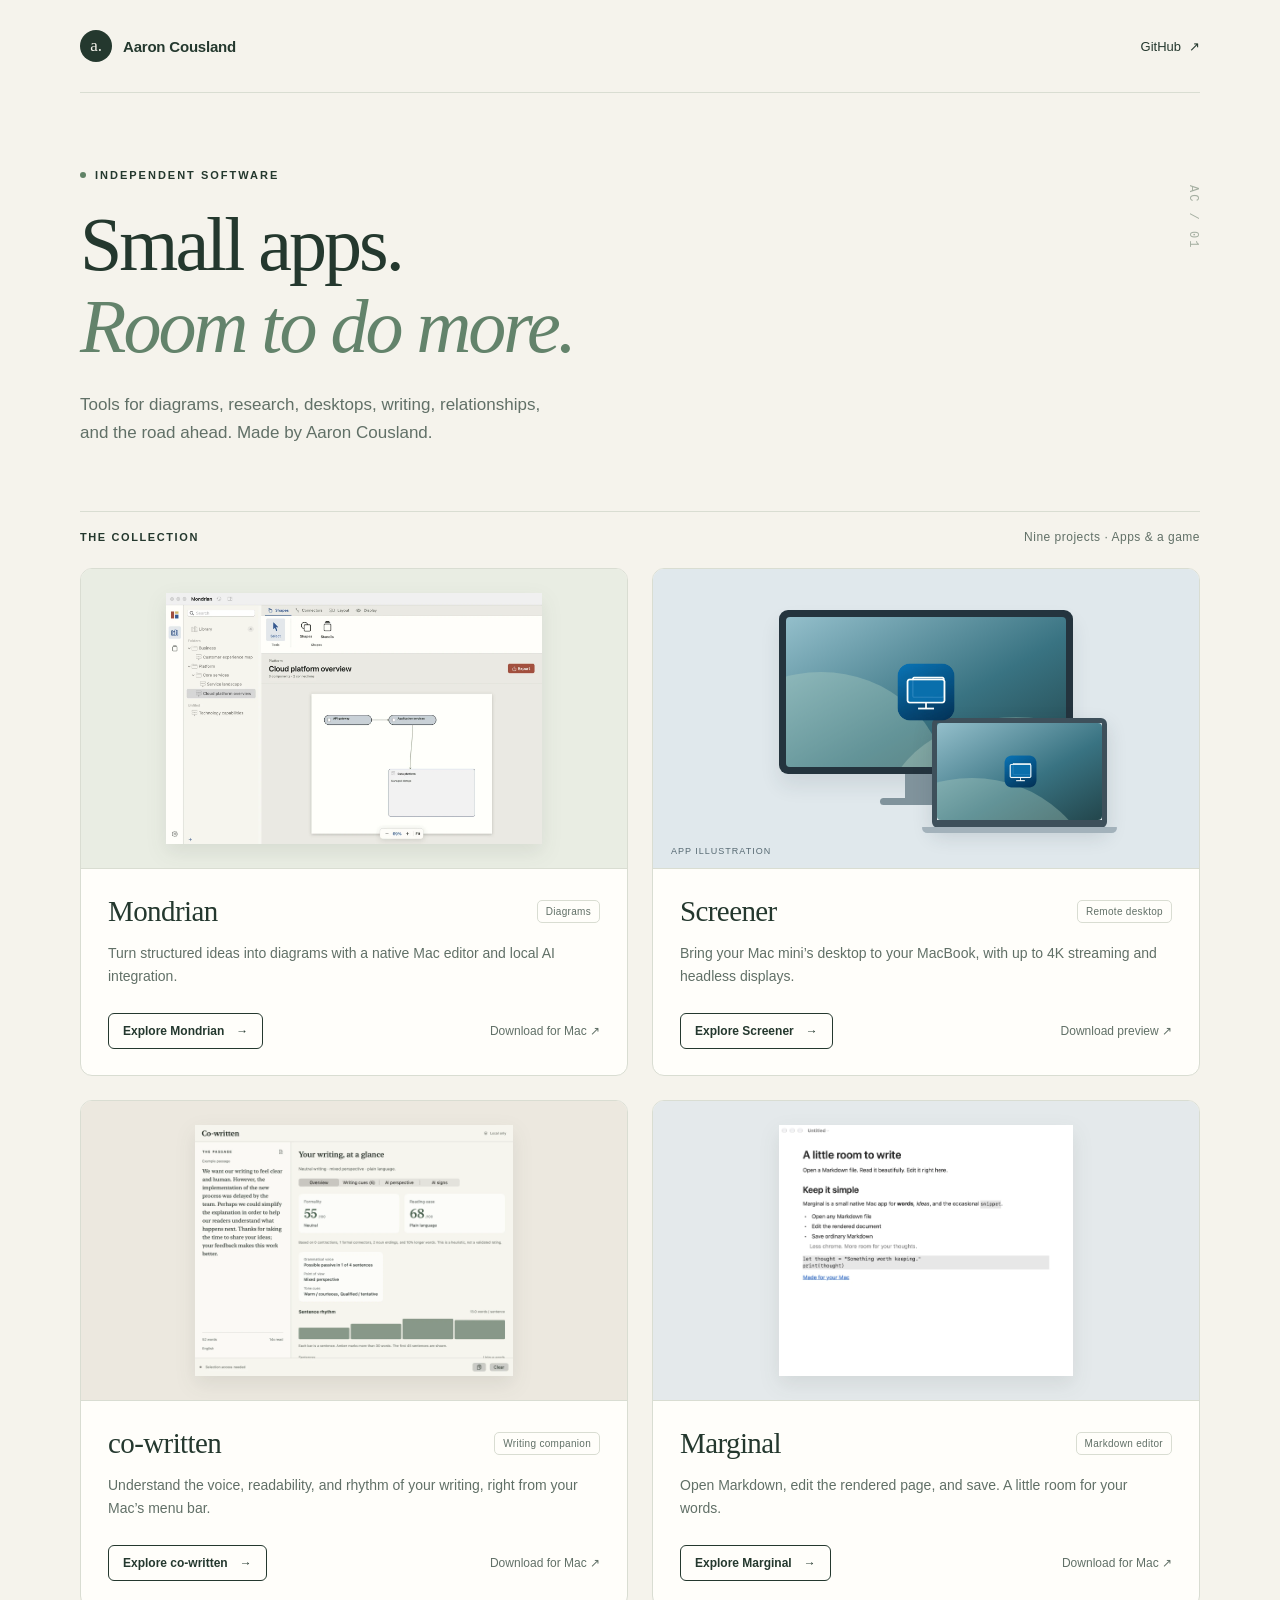
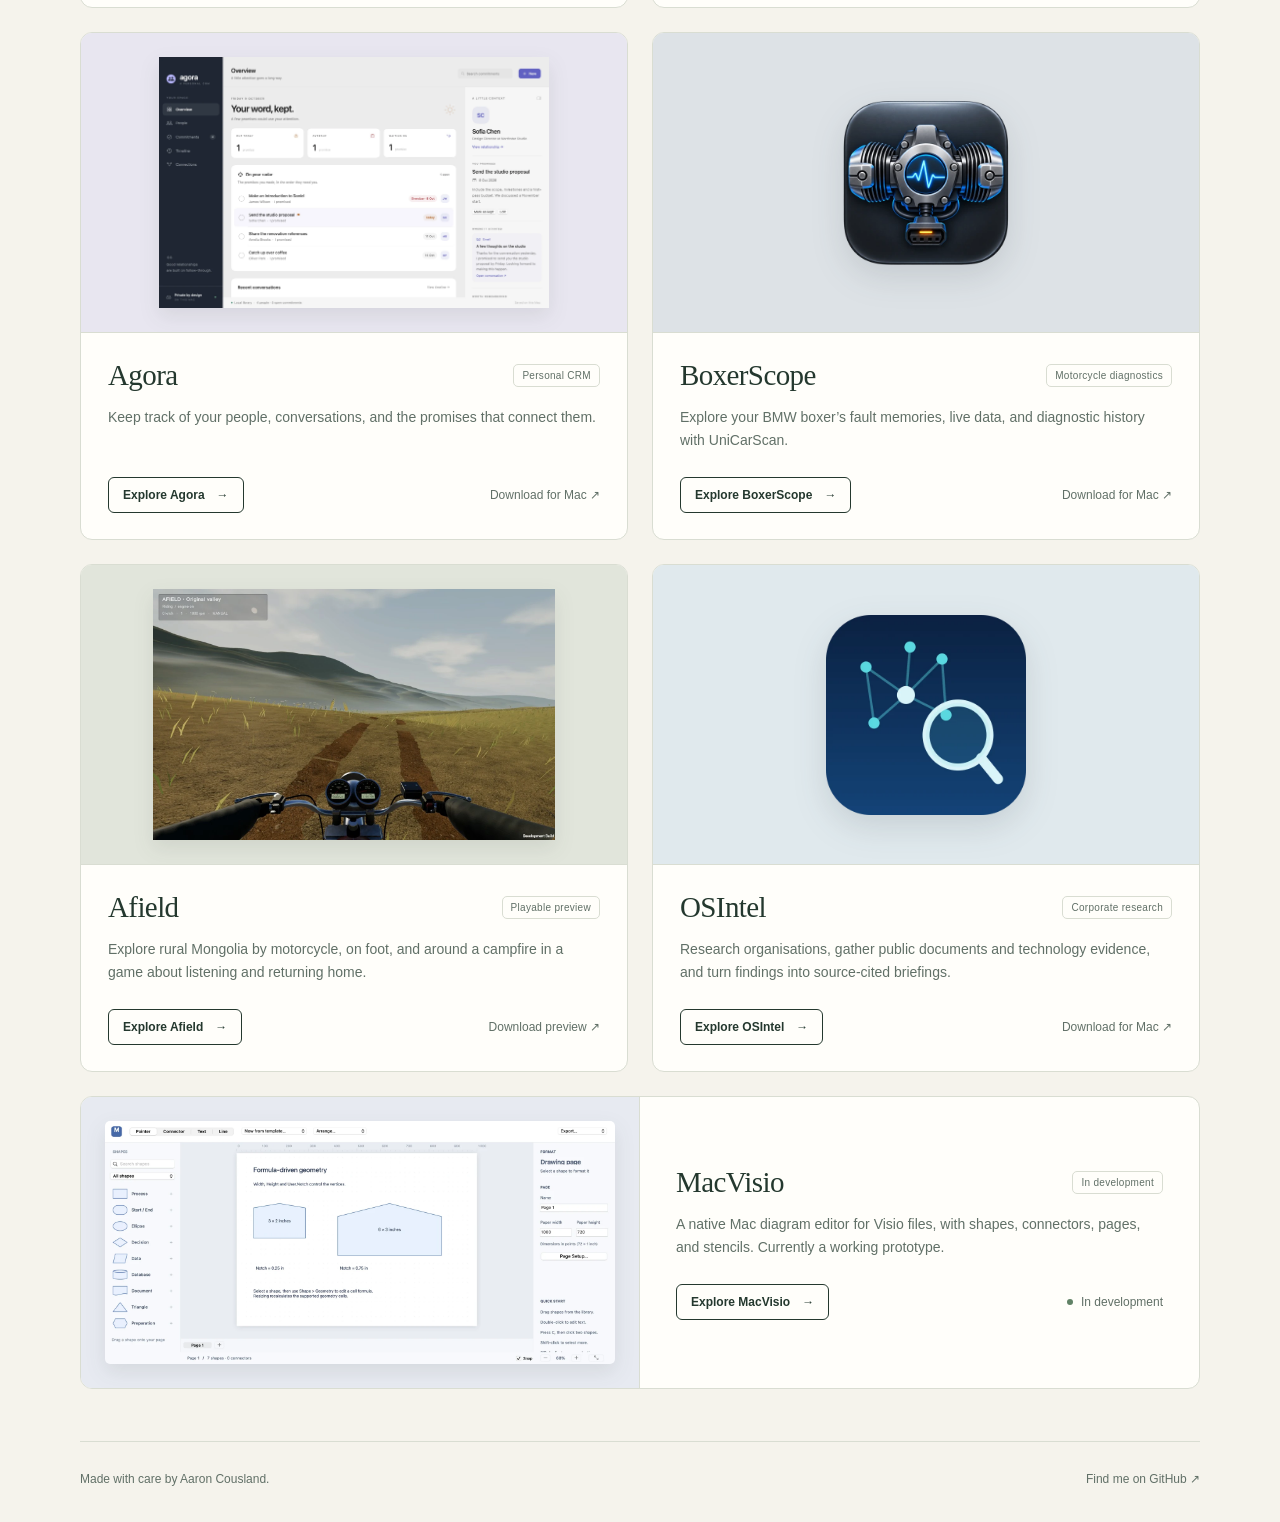
<file: index.html>
<!doctype html>
<html lang="en">
<head>
  <meta charset="utf-8">
  <meta name="viewport" content="width=device-width, initial-scale=1">
  <meta name="theme-color" content="#f5f3ec">
  <meta name="description" content="Independent software by Aaron Cousland. Explore Mondrian, Screener, co-written, Marginal, Agora, BoxerScope, Afield, OSIntel, and MacVisio.">
  <meta property="og:title" content="Aaron Cousland — Independent software">
  <meta property="og:description" content="Tools for diagrams, research, desktops, writing, relationships, and the road ahead.">
  <meta property="og:type" content="website">
  <meta property="og:url" content="https://acousland.github.io/">
  <meta property="og:image" content="https://acousland.github.io/assets/social.png">
  <meta name="twitter:card" content="summary_large_image">
  <title>Aaron Cousland — Independent software</title>
  <link rel="canonical" href="https://acousland.github.io/">
  <link rel="icon" type="image/svg+xml" href="assets/favicon.svg">
  <link rel="stylesheet" href="/assets/site.css">
</head>
<body>
  <a class="skip-link" href="#apps">Skip to apps</a>
  <div class="wrap">
    <header>
      <a class="identity" href="/" aria-label="Aaron Cousland home"><span class="mark" aria-hidden="true">a.</span>Aaron Cousland</a>
      <a class="profile" href="https://github.com/acousland">GitHub <span aria-hidden="true">↗</span></a>
    </header>
    <main>
      <section class="intro" aria-labelledby="intro-title">
        <p class="eyebrow"><span class="dot" aria-hidden="true"></span>Independent software</p>
        <h1 id="intro-title">Small apps.<br><em>Room to do more.</em></h1>
        <p class="intro-copy">Tools for diagrams, research, desktops, writing, relationships, and the road ahead. Made by Aaron Cousland.</p>
      </section>
      <section id="apps" aria-label="Apps">
        <div class="collection"><span>The collection</span><span>Nine projects · Apps &amp; a game</span></div>
        <div class="grid">
          <article class="card mondrian">
            <a class="media" href="/mondrian/" aria-label="Explore Mondrian"><img class="screenshot" src="/assets/mondrian.webp" alt="Mondrian displaying a cloud platform diagram in its native Mac editor." width="1440" height="960" fetchpriority="high"></a>
            <div class="card-body">
              <div class="card-heading"><h2><a href="/mondrian/">Mondrian</a></h2><span class="tag">Diagrams</span></div>
              <p class="description">Turn structured ideas into diagrams with a native Mac editor and local AI integration.</p>
              <div class="card-footer"><a class="button" href="/mondrian/">Explore Mondrian <span aria-hidden="true">→</span></a><a class="source" href="https://github.com/acousland/Mondrian-releases/releases/latest">Download for Mac ↗</a></div>
            </div>
          </article>
          <article class="card screener">
            <a class="media" href="/screener/" aria-label="Explore Screener: remote desktop for Mac.">
              <div class="devices" aria-hidden="true"><div class="monitor"><div class="display"><img class="app-icon" src="/assets/screener-icon.webp" alt="" width="66" height="66"></div></div><div class="stand"></div><div class="laptop"><div class="display"><img class="app-icon" src="/assets/screener-icon.webp" alt="" width="37" height="37"></div></div></div>
              <span class="art-label" aria-hidden="true">App illustration</span>
            </a>
            <div class="card-body">
              <div class="card-heading"><h2><a href="/screener/">Screener</a></h2><span class="tag">Remote desktop</span></div>
              <p class="description">Bring your Mac mini’s desktop to your MacBook, with up to 4K streaming and headless displays.</p>
              <div class="card-footer"><a class="button" href="/screener/">Explore Screener <span aria-hidden="true">→</span></a><a class="source" href="https://github.com/acousland/Screener/releases">Download preview ↗</a></div>
            </div>
          </article>
          <article class="card cowritten">
            <a class="media" href="/co-written/" aria-label="Explore co-written"><img class="screenshot" src="/assets/co-written.webp" alt="Co-written showing an example passage alongside readability, voice, and sentence rhythm analysis." width="1440" height="1140" loading="lazy"></a>
            <div class="card-body">
              <div class="card-heading"><h2><a href="/co-written/">co-written</a></h2><span class="tag">Writing companion</span></div>
              <p class="description">Understand the voice, readability, and rhythm of your writing, right from your Mac’s menu bar.</p>
              <div class="card-footer"><a class="button" href="/co-written/">Explore co-written <span aria-hidden="true">→</span></a><a class="source" href="https://github.com/acousland/co-written/releases/latest">Download for Mac ↗</a></div>
            </div>
          </article>
          <article class="card marginal">
            <a class="media" href="/marginal/" aria-label="Explore Marginal"><img class="screenshot" src="/assets/marginal.webp" alt="Marginal editing a rendered Markdown document with headings, a list, and a code block." width="1339" height="1140" loading="lazy"></a>
            <div class="card-body">
              <div class="card-heading"><h2><a href="/marginal/">Marginal</a></h2><span class="tag">Markdown editor</span></div>
              <p class="description">Open Markdown, edit the rendered page, and save. A little room for your words.</p>
              <div class="card-footer"><a class="button" href="/marginal/">Explore Marginal <span aria-hidden="true">→</span></a><a class="source" href="https://github.com/acousland/marginal/releases/latest">Download for Mac ↗</a></div>
            </div>
          </article>
          <article class="card agora">
            <a class="media" href="/agora/" aria-label="Explore Agora"><img class="screenshot" src="/assets/agora.webp" alt="Agora’s overview showing sample people, commitments due today, overdue promises, and recent conversations." width="1600" height="1030" loading="lazy"></a>
            <div class="card-body"><div class="card-heading"><h2><a href="/agora/">Agora</a></h2><span class="tag">Personal CRM</span></div>
              <p class="description">Keep track of your people, conversations, and the promises that connect them.</p><div class="card-footer"><a class="button" href="/agora/">Explore Agora <span aria-hidden="true">→</span></a><a class="source" href="https://github.com/acousland/Agora/releases/latest">Download for Mac ↗</a></div></div>
          </article>
          <article class="card boxerscope">
            <a class="media" href="/boxerscope/" aria-label="Explore BoxerScope"><img class="brand-art" src="/assets/boxerscope-icon.webp" alt="BoxerScope app icon with a boxer engine and blue diagnostic pulse." width="512" height="512" loading="lazy"></a>
            <div class="card-body"><div class="card-heading"><h2><a href="/boxerscope/">BoxerScope</a></h2><span class="tag">Motorcycle diagnostics</span></div>
              <p class="description">Explore your BMW boxer’s fault memories, live data, and diagnostic history with UniCarScan.</p><div class="card-footer"><a class="button" href="/boxerscope/">Explore BoxerScope <span aria-hidden="true">→</span></a><a class="source" href="https://github.com/acousland/BoxerScope-releases/releases/latest">Download for Mac ↗</a></div></div>
          </article>
          <article class="card afield">
            <a class="media" href="/afield/" aria-label="Explore Afield"><img class="screenshot" src="/assets/afield.webp" alt="Afield gameplay from a motorcycle cockpit, looking along a track through a misty Mongolian valley." width="1280" height="800" loading="lazy"></a>
            <div class="card-body">
              <div class="card-heading"><h2><a href="/afield/">Afield</a></h2><span class="tag">Playable preview</span></div>
              <p class="description">Explore rural Mongolia by motorcycle, on foot, and around a campfire in a game about listening and returning home.</p>
              <div class="card-footer"><a class="button" href="/afield/">Explore Afield <span aria-hidden="true">→</span></a><a class="source" href="https://github.com/acousland/afield-releases/releases/latest">Download preview ↗</a></div>
            </div>
          </article>
          <article class="card osintel">
            <a class="media" href="/osintel/" aria-label="Explore OSIntel"><img class="brand-art" src="/assets/osintel-icon.webp" alt="OSIntel app artwork: a magnifying glass over a connected evidence graph." width="512" height="512" loading="lazy"></a>
            <div class="card-body">
              <div class="card-heading"><h2><a href="/osintel/">OSIntel</a></h2><span class="tag">Corporate research</span></div>
              <p class="description">Research organisations, gather public documents and technology evidence, and turn findings into source-cited briefings.</p>
              <div class="card-footer"><a class="button" href="/osintel/">Explore OSIntel <span aria-hidden="true">→</span></a><a class="source" href="https://github.com/acousland/OSINT/releases/latest">Download for Mac ↗</a></div>
            </div>
          </article>
          <article class="card macvisio">
            <a class="media" href="/macvisio/" aria-label="Explore MacVisio"><img class="screenshot" src="/assets/macvisio.webp" alt="MacVisio’s native editor showing a sample drawing with formula-driven shape geometry." width="1600" height="762" loading="lazy"></a>
            <div class="card-body">
              <div class="card-heading"><h2><a href="/macvisio/">MacVisio</a></h2><span class="tag">In development</span></div>
              <p class="description">A native Mac diagram editor for Visio files, with shapes, connectors, pages, and stencils. Currently a working prototype.</p>
              <div class="card-footer"><a class="button" href="/macvisio/">Explore MacVisio <span aria-hidden="true">→</span></a><span class="development"><span class="dot" aria-hidden="true"></span>In development</span></div>
            </div>
          </article>
        </div>
      </section>
    </main>
    <footer><span>Made with care by Aaron Cousland.</span><a href="https://github.com/acousland">Find me on GitHub ↗</a></footer>
  </div>
</body>
</html>
</file>
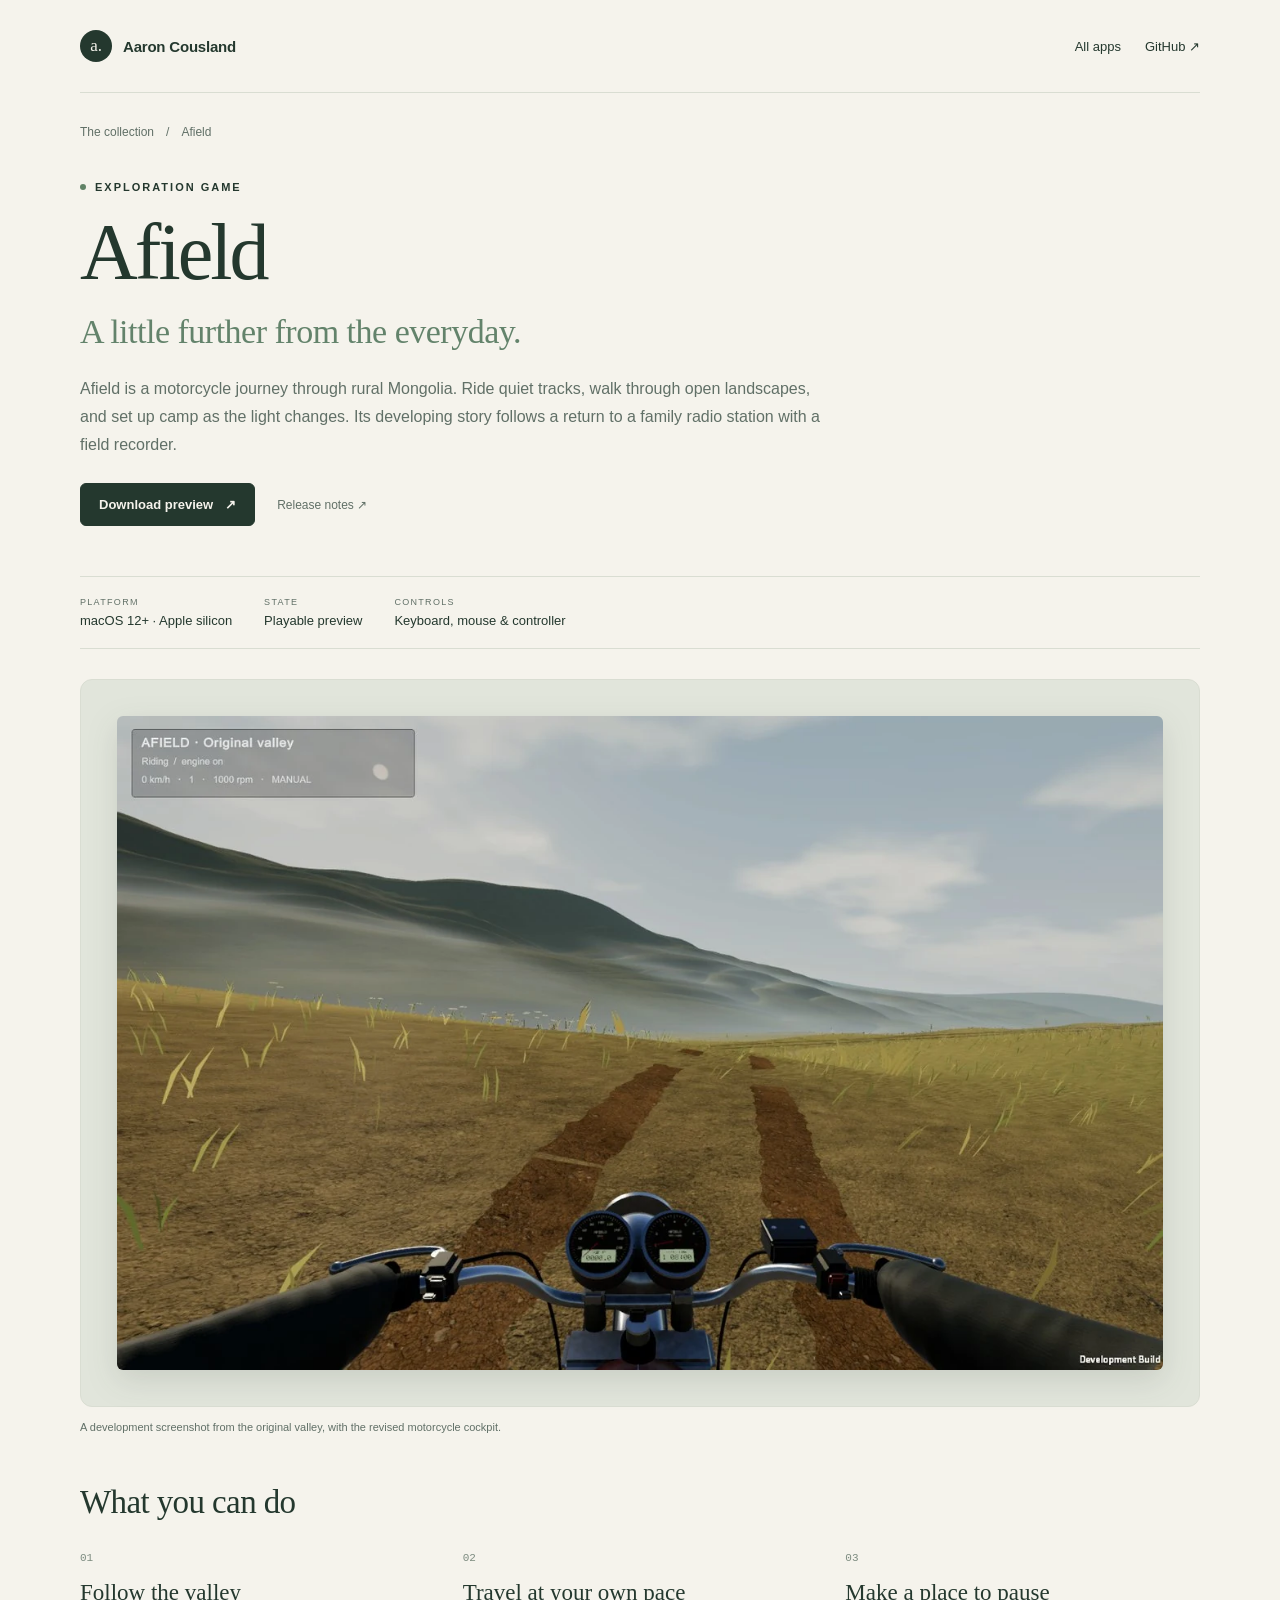
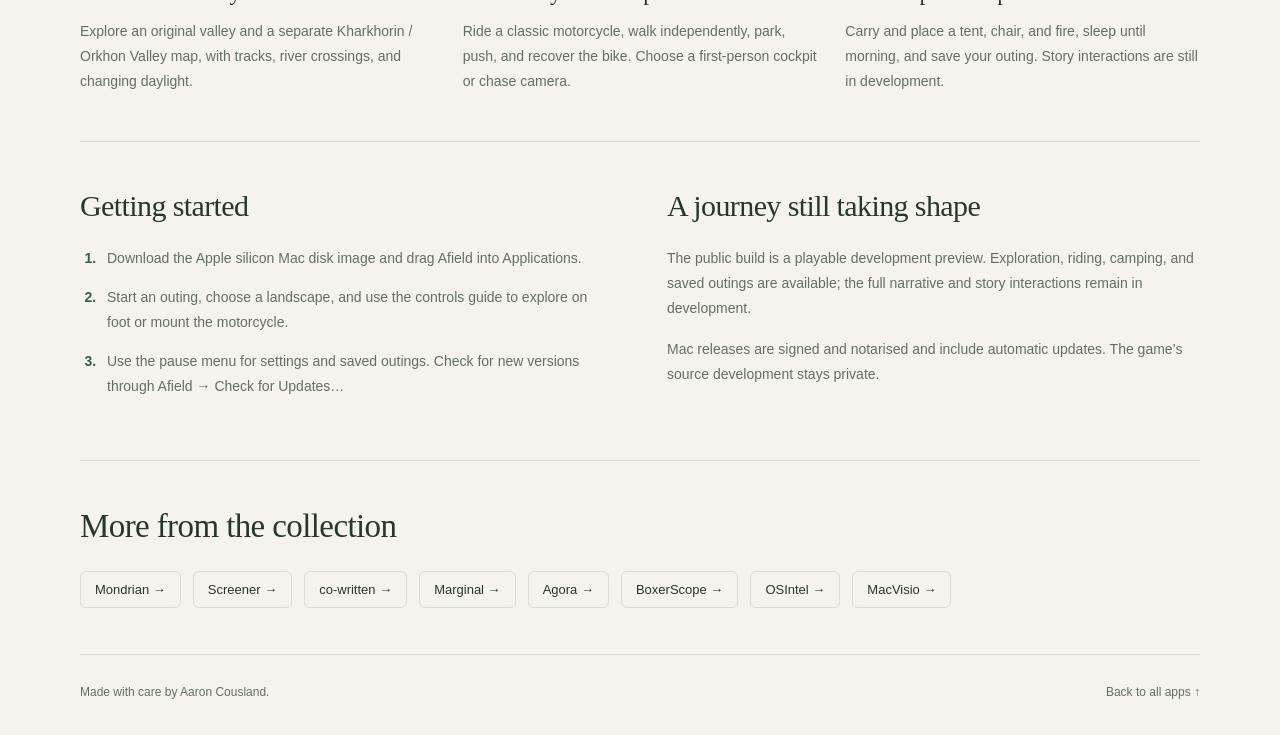
<file: afield/index.html>
<!doctype html>
<html lang="en">
<head>
  <meta charset="utf-8">
  <meta name="viewport" content="width=device-width, initial-scale=1">
  <meta name="theme-color" content="#f5f3ec">
  <meta name="description" content="Explore rural Mongolia by motorcycle, on foot, and around a campfire in a game about listening and returning home.">
  <meta property="og:title" content="Afield — Aaron Cousland">
  <meta property="og:description" content="Explore rural Mongolia by motorcycle, on foot, and around a campfire in a game about listening and returning home.">
  <meta property="og:type" content="website">
  <meta property="og:url" content="https://acousland.github.io/afield/">
  <meta property="og:image" content="https://acousland.github.io/assets/social.png">
  <meta name="twitter:card" content="summary_large_image">
  <link rel="canonical" href="https://acousland.github.io/afield/">
  <link rel="icon" type="image/svg+xml" href="/assets/favicon.svg">
  <link rel="stylesheet" href="/assets/site.css">
  <title>Afield — Aaron Cousland</title>
</head>
<body class="detail-page">
  <a class="skip-link" href="#about">Skip to project details</a>
  <div class="wrap">
    <header><a class="identity" href="/" aria-label="Aaron Cousland home"><span class="mark" aria-hidden="true">a.</span>Aaron Cousland</a><nav class="header-nav" aria-label="Site"><a class="profile" href="/#apps">All apps</a><a class="profile github-link" href="https://github.com/acousland">GitHub ↗</a></nav></header>
    <main id="about">
      <nav class="breadcrumb" aria-label="Breadcrumb"><a href="/#apps">The collection</a><span aria-hidden="true">/</span><span aria-current="page">Afield</span></nav>
      <section class="detail-intro" aria-labelledby="app-title"><p class="eyebrow"><span class="dot" aria-hidden="true"></span>Exploration game</p><h1 id="app-title">Afield</h1><p class="detail-tagline">A little further from the everyday.</p><p class="detail-copy">Afield is a motorcycle journey through rural Mongolia. Ride quiet tracks, walk through open landscapes, and set up camp as the light changes. Its developing story follows a return to a family radio station with a field recorder.</p><div class="detail-actions"><a class="button" href="https://github.com/acousland/afield-releases/releases/latest">Download preview <span aria-hidden="true">↗</span></a><a class="source" href="https://github.com/acousland/afield-releases">Release notes ↗</a></div></section>
      <dl class="facts"><div><dt>Platform</dt><dd>macOS 12+ · Apple silicon</dd></div><div><dt>State</dt><dd>Playable preview</dd></div><div><dt>Controls</dt><dd>Keyboard, mouse &amp; controller</dd></div></dl>
      <figure><div class="detail-visual afield"><img src="/assets/afield.webp" alt="Afield gameplay from a motorcycle cockpit, looking along a track through a misty Mongolian valley." width="1280" height="800" fetchpriority="high"></div><figcaption>A development screenshot from the original valley, with the revised motorcycle cockpit.</figcaption></figure>
      <section class="detail-section" aria-labelledby="features-title"><h2 id="features-title">What you can do</h2><div class="features"><div class="feature"><span class="feature-number" aria-hidden="true">01</span><h3>Follow the valley</h3><p>Explore an original valley and a separate Kharkhorin / Orkhon Valley map, with tracks, river crossings, and changing daylight.</p></div><div class="feature"><span class="feature-number" aria-hidden="true">02</span><h3>Travel at your own pace</h3><p>Ride a classic motorcycle, walk independently, park, push, and recover the bike. Choose a first-person cockpit or chase camera.</p></div><div class="feature"><span class="feature-number" aria-hidden="true">03</span><h3>Make a place to pause</h3><p>Carry and place a tent, chair, and fire, sleep until morning, and save your outing. Story interactions are still in development.</p></div></div></section>
      <section class="detail-section usage" aria-label="Getting started and project information"><div><h2>Getting started</h2><ol class="steps"><li>Download the Apple silicon Mac disk image and drag Afield into Applications.</li><li>Start an outing, choose a landscape, and use the controls guide to explore on foot or mount the motorcycle.</li><li>Use the pause menu for settings and saved outings. Check for new versions through Afield → Check for Updates…</li></ol></div><div class="detail-text"><h2>A journey still taking shape</h2><p>The public build is a playable development preview. Exploration, riding, camping, and saved outings are available; the full narrative and story interactions remain in development.</p><p>Mac releases are signed and notarised and include automatic updates. The game’s source development stays private.</p></div></section>
      <section class="detail-section" aria-labelledby="more-title"><h2 id="more-title">More from the collection</h2><nav class="more-apps" aria-label="Other projects"><a href="/mondrian/">Mondrian →</a><a href="/screener/">Screener →</a><a href="/co-written/">co-written →</a><a href="/marginal/">Marginal →</a><a href="/agora/">Agora →</a><a href="/boxerscope/">BoxerScope →</a><a href="/osintel/">OSIntel →</a><a href="/macvisio/">MacVisio →</a></nav></section>
    </main>
    <footer><span>Made with care by Aaron Cousland.</span><a href="/#apps">Back to all apps ↑</a></footer>
  </div>
</body>
</html>
</file>
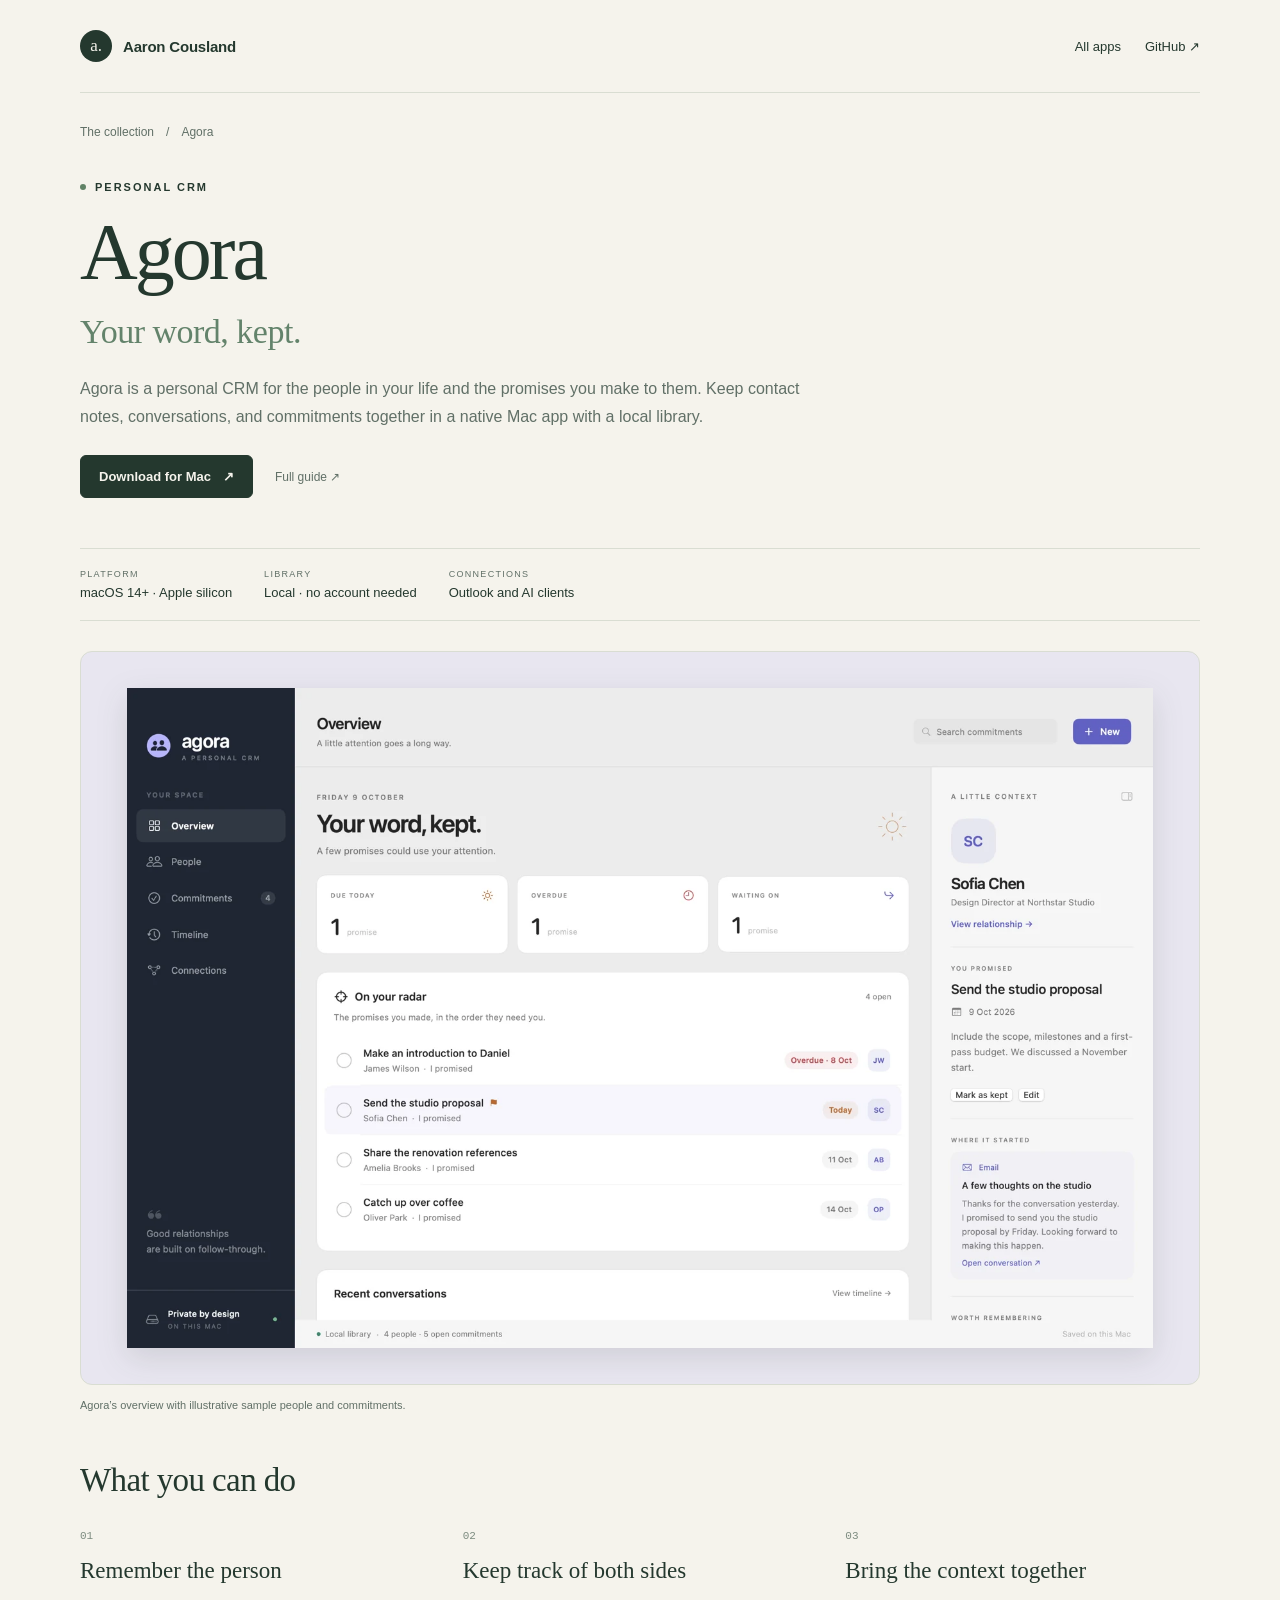
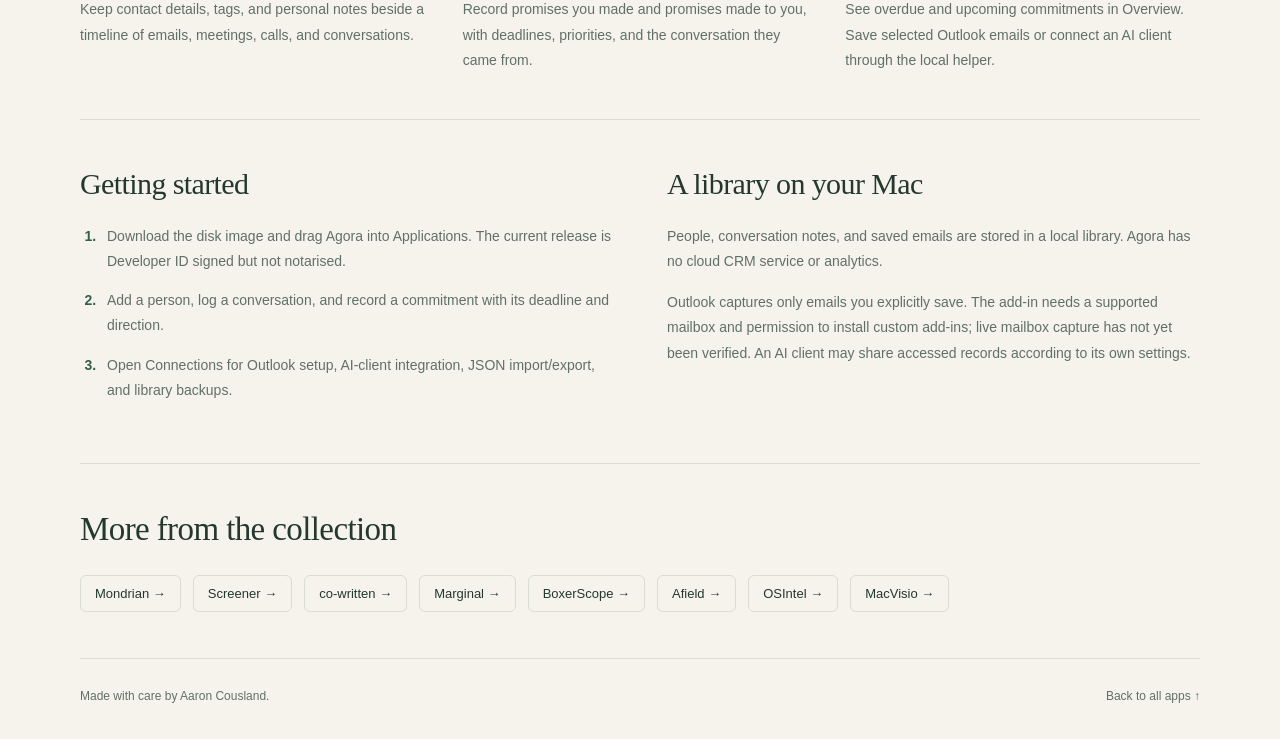
<file: agora/index.html>
<!doctype html>
<html lang="en">
<head>
  <meta charset="utf-8">
  <meta name="viewport" content="width=device-width, initial-scale=1">
  <meta name="theme-color" content="#f5f3ec">
  <meta name="description" content="Keep track of your people, conversations, and the promises that connect them.">
  <meta property="og:title" content="Agora — Aaron Cousland">
  <meta property="og:description" content="Keep track of your people, conversations, and the promises that connect them.">
  <meta property="og:type" content="website">
  <meta property="og:url" content="https://acousland.github.io/agora/">
  <meta property="og:image" content="https://acousland.github.io/assets/social.png">
  <meta name="twitter:card" content="summary_large_image">
  <link rel="canonical" href="https://acousland.github.io/agora/">
  <link rel="icon" type="image/svg+xml" href="/assets/favicon.svg">
  <link rel="stylesheet" href="/assets/site.css">
  <title>Agora — Aaron Cousland</title>
</head>
<body class="detail-page">
  <a class="skip-link" href="#about">Skip to app details</a>
  <div class="wrap">
    <header><a class="identity" href="/" aria-label="Aaron Cousland home"><span class="mark" aria-hidden="true">a.</span>Aaron Cousland</a><nav class="header-nav" aria-label="Site"><a class="profile" href="/#apps">All apps</a><a class="profile github-link" href="https://github.com/acousland">GitHub ↗</a></nav></header>
    <main id="about">
      <nav class="breadcrumb" aria-label="Breadcrumb"><a href="/#apps">The collection</a><span aria-hidden="true">/</span><span aria-current="page">Agora</span></nav>
      <section class="detail-intro" aria-labelledby="app-title"><p class="eyebrow"><span class="dot" aria-hidden="true"></span>Personal CRM</p><h1 id="app-title">Agora</h1><p class="detail-tagline">Your word, kept.</p><p class="detail-copy">Agora is a personal CRM for the people in your life and the promises you make to them. Keep contact notes, conversations, and commitments together in a native Mac app with a local library.</p><div class="detail-actions"><a class="button" href="https://github.com/acousland/Agora/releases/latest">Download for Mac <span aria-hidden="true">↗</span></a><a class="source" href="https://github.com/acousland/Agora">Full guide ↗</a></div></section>
      <dl class="facts"><div><dt>Platform</dt><dd>macOS 14+ · Apple silicon</dd></div><div><dt>Library</dt><dd>Local · no account needed</dd></div><div><dt>Connections</dt><dd>Outlook and AI clients</dd></div></dl>
      <figure><div class="detail-visual agora"><img src="/assets/agora.webp" alt="Agora’s overview showing sample people, commitments due today, overdue promises, and recent conversations." width="1600" height="1030" fetchpriority="high"></div><figcaption>Agora’s overview with illustrative sample people and commitments.</figcaption></figure>
      <section class="detail-section" aria-labelledby="features-title"><h2 id="features-title">What you can do</h2><div class="features"><div class="feature"><span class="feature-number" aria-hidden="true">01</span><h3>Remember the person</h3><p>Keep contact details, tags, and personal notes beside a timeline of emails, meetings, calls, and conversations.</p></div><div class="feature"><span class="feature-number" aria-hidden="true">02</span><h3>Keep track of both sides</h3><p>Record promises you made and promises made to you, with deadlines, priorities, and the conversation they came from.</p></div><div class="feature"><span class="feature-number" aria-hidden="true">03</span><h3>Bring the context together</h3><p>See overdue and upcoming commitments in Overview. Save selected Outlook emails or connect an AI client through the local helper.</p></div></div></section>
      <section class="detail-section usage" aria-label="Getting started and app information"><div><h2>Getting started</h2><ol class="steps"><li>Download the disk image and drag Agora into Applications. The current release is Developer ID signed but not notarised.</li><li>Add a person, log a conversation, and record a commitment with its deadline and direction.</li><li>Open Connections for Outlook setup, AI-client integration, JSON import/export, and library backups.</li></ol></div><div class="detail-text"><h2>A library on your Mac</h2><p>People, conversation notes, and saved emails are stored in a local library. Agora has no cloud CRM service or analytics.</p><p>Outlook captures only emails you explicitly save. The add-in needs a supported mailbox and permission to install custom add-ins; live mailbox capture has not yet been verified. An AI client may share accessed records according to its own settings.</p></div></section>
      <section class="detail-section" aria-labelledby="more-title"><h2 id="more-title">More from the collection</h2><nav class="more-apps" aria-label="Other projects"><a href="/mondrian/">Mondrian →</a><a href="/screener/">Screener →</a><a href="/co-written/">co-written →</a><a href="/marginal/">Marginal →</a><a href="/boxerscope/">BoxerScope →</a><a href="/afield/">Afield →</a><a href="/osintel/">OSIntel →</a><a href="/macvisio/">MacVisio →</a></nav></section>
    </main>
    <footer><span>Made with care by Aaron Cousland.</span><a href="/#apps">Back to all apps ↑</a></footer>
  </div>
</body>
</html>
</file>
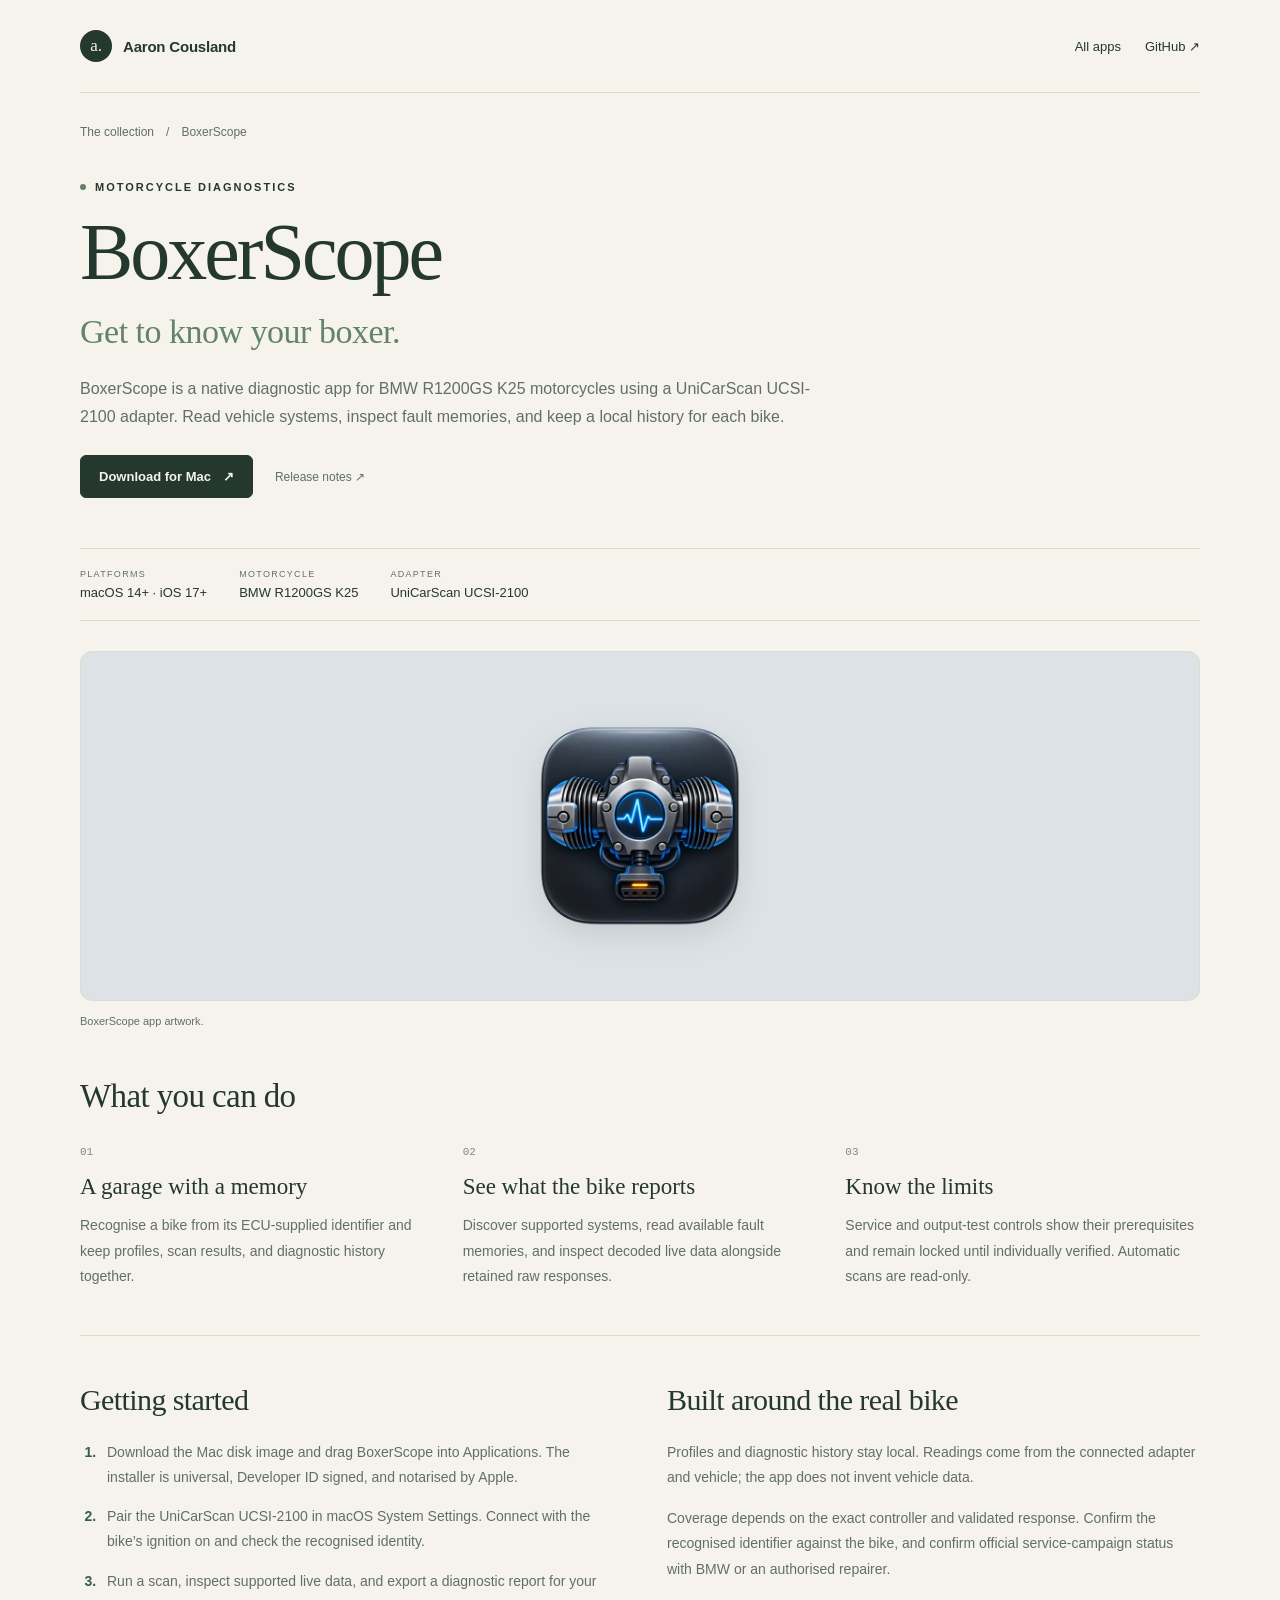
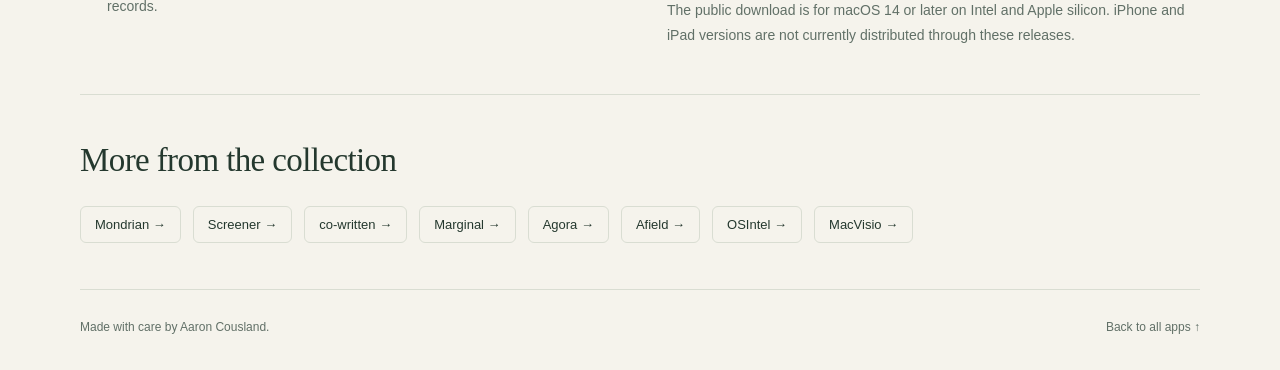
<file: boxerscope/index.html>
<!doctype html>
<html lang="en">
<head>
  <meta charset="utf-8">
  <meta name="viewport" content="width=device-width, initial-scale=1">
  <meta name="theme-color" content="#f5f3ec">
  <meta name="description" content="Explore your BMW boxer’s fault memories, live data, and diagnostic history with UniCarScan.">
  <meta property="og:title" content="BoxerScope — Aaron Cousland">
  <meta property="og:description" content="Explore your BMW boxer’s fault memories, live data, and diagnostic history with UniCarScan.">
  <meta property="og:type" content="website">
  <meta property="og:url" content="https://acousland.github.io/boxerscope/">
  <meta property="og:image" content="https://acousland.github.io/assets/social.png">
  <meta name="twitter:card" content="summary_large_image">
  <link rel="canonical" href="https://acousland.github.io/boxerscope/">
  <link rel="icon" type="image/svg+xml" href="/assets/favicon.svg">
  <link rel="stylesheet" href="/assets/site.css">
  <title>BoxerScope — Aaron Cousland</title>
</head>
<body class="detail-page">
  <a class="skip-link" href="#about">Skip to app details</a>
  <div class="wrap">
    <header><a class="identity" href="/" aria-label="Aaron Cousland home"><span class="mark" aria-hidden="true">a.</span>Aaron Cousland</a><nav class="header-nav" aria-label="Site"><a class="profile" href="/#apps">All apps</a><a class="profile github-link" href="https://github.com/acousland">GitHub ↗</a></nav></header>
    <main id="about">
      <nav class="breadcrumb" aria-label="Breadcrumb"><a href="/#apps">The collection</a><span aria-hidden="true">/</span><span aria-current="page">BoxerScope</span></nav>
      <section class="detail-intro" aria-labelledby="app-title"><p class="eyebrow"><span class="dot" aria-hidden="true"></span>Motorcycle diagnostics</p><h1 id="app-title">BoxerScope</h1><p class="detail-tagline">Get to know your boxer.</p><p class="detail-copy">BoxerScope is a native diagnostic app for BMW R1200GS K25 motorcycles using a UniCarScan UCSI-2100 adapter. Read vehicle systems, inspect fault memories, and keep a local history for each bike.</p><div class="detail-actions"><a class="button" href="https://github.com/acousland/BoxerScope-releases/releases/latest">Download for Mac <span aria-hidden="true">↗</span></a><a class="source" href="https://github.com/acousland/BoxerScope-releases">Release notes ↗</a></div></section>
      <dl class="facts"><div><dt>Platforms</dt><dd>macOS 14+ · iOS 17+</dd></div><div><dt>Motorcycle</dt><dd>BMW R1200GS K25</dd></div><div><dt>Adapter</dt><dd>UniCarScan UCSI-2100</dd></div></dl>
      <figure><div class="detail-visual boxerscope"><img src="/assets/boxerscope-icon.webp" alt="BoxerScope app icon with a boxer engine and blue diagnostic pulse." width="512" height="512" fetchpriority="high"></div><figcaption>BoxerScope app artwork.</figcaption></figure>
      <section class="detail-section" aria-labelledby="features-title"><h2 id="features-title">What you can do</h2><div class="features"><div class="feature"><span class="feature-number" aria-hidden="true">01</span><h3>A garage with a memory</h3><p>Recognise a bike from its ECU-supplied identifier and keep profiles, scan results, and diagnostic history together.</p></div><div class="feature"><span class="feature-number" aria-hidden="true">02</span><h3>See what the bike reports</h3><p>Discover supported systems, read available fault memories, and inspect decoded live data alongside retained raw responses.</p></div><div class="feature"><span class="feature-number" aria-hidden="true">03</span><h3>Know the limits</h3><p>Service and output-test controls show their prerequisites and remain locked until individually verified. Automatic scans are read-only.</p></div></div></section>
      <section class="detail-section usage" aria-label="Getting started and app information"><div><h2>Getting started</h2><ol class="steps"><li>Download the Mac disk image and drag BoxerScope into Applications. The installer is universal, Developer ID signed, and notarised by Apple.</li><li>Pair the UniCarScan UCSI-2100 in macOS System Settings. Connect with the bike’s ignition on and check the recognised identity.</li><li>Run a scan, inspect supported live data, and export a diagnostic report for your records.</li></ol></div><div class="detail-text"><h2>Built around the real bike</h2><p>Profiles and diagnostic history stay local. Readings come from the connected adapter and vehicle; the app does not invent vehicle data.</p><p>Coverage depends on the exact controller and validated response. Confirm the recognised identifier against the bike, and confirm official service-campaign status with BMW or an authorised repairer.</p><p>The public download is for macOS 14 or later on Intel and Apple silicon. iPhone and iPad versions are not currently distributed through these releases.</p></div></section>
      <section class="detail-section" aria-labelledby="more-title"><h2 id="more-title">More from the collection</h2><nav class="more-apps" aria-label="Other projects"><a href="/mondrian/">Mondrian →</a><a href="/screener/">Screener →</a><a href="/co-written/">co-written →</a><a href="/marginal/">Marginal →</a><a href="/agora/">Agora →</a><a href="/afield/">Afield →</a><a href="/osintel/">OSIntel →</a><a href="/macvisio/">MacVisio →</a></nav></section>
    </main>
    <footer><span>Made with care by Aaron Cousland.</span><a href="/#apps">Back to all apps ↑</a></footer>
  </div>
</body>
</html>
</file>
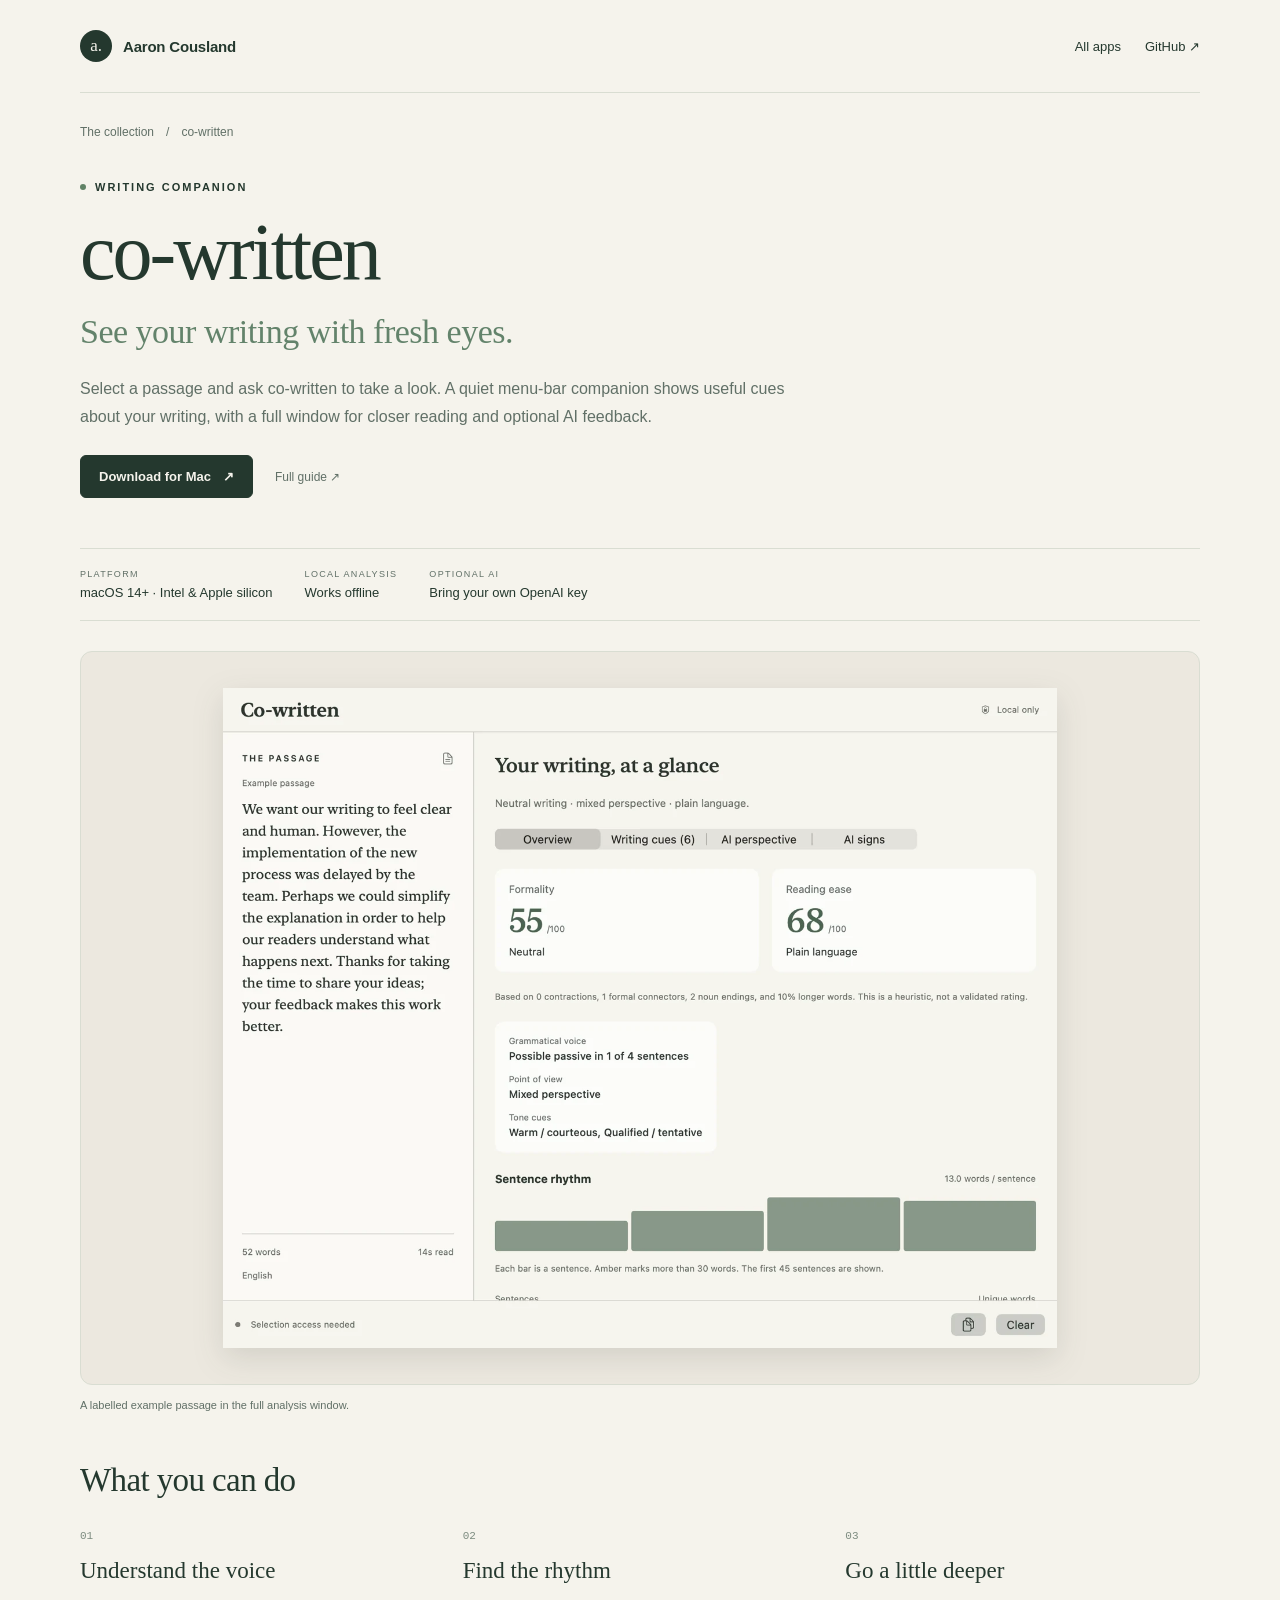
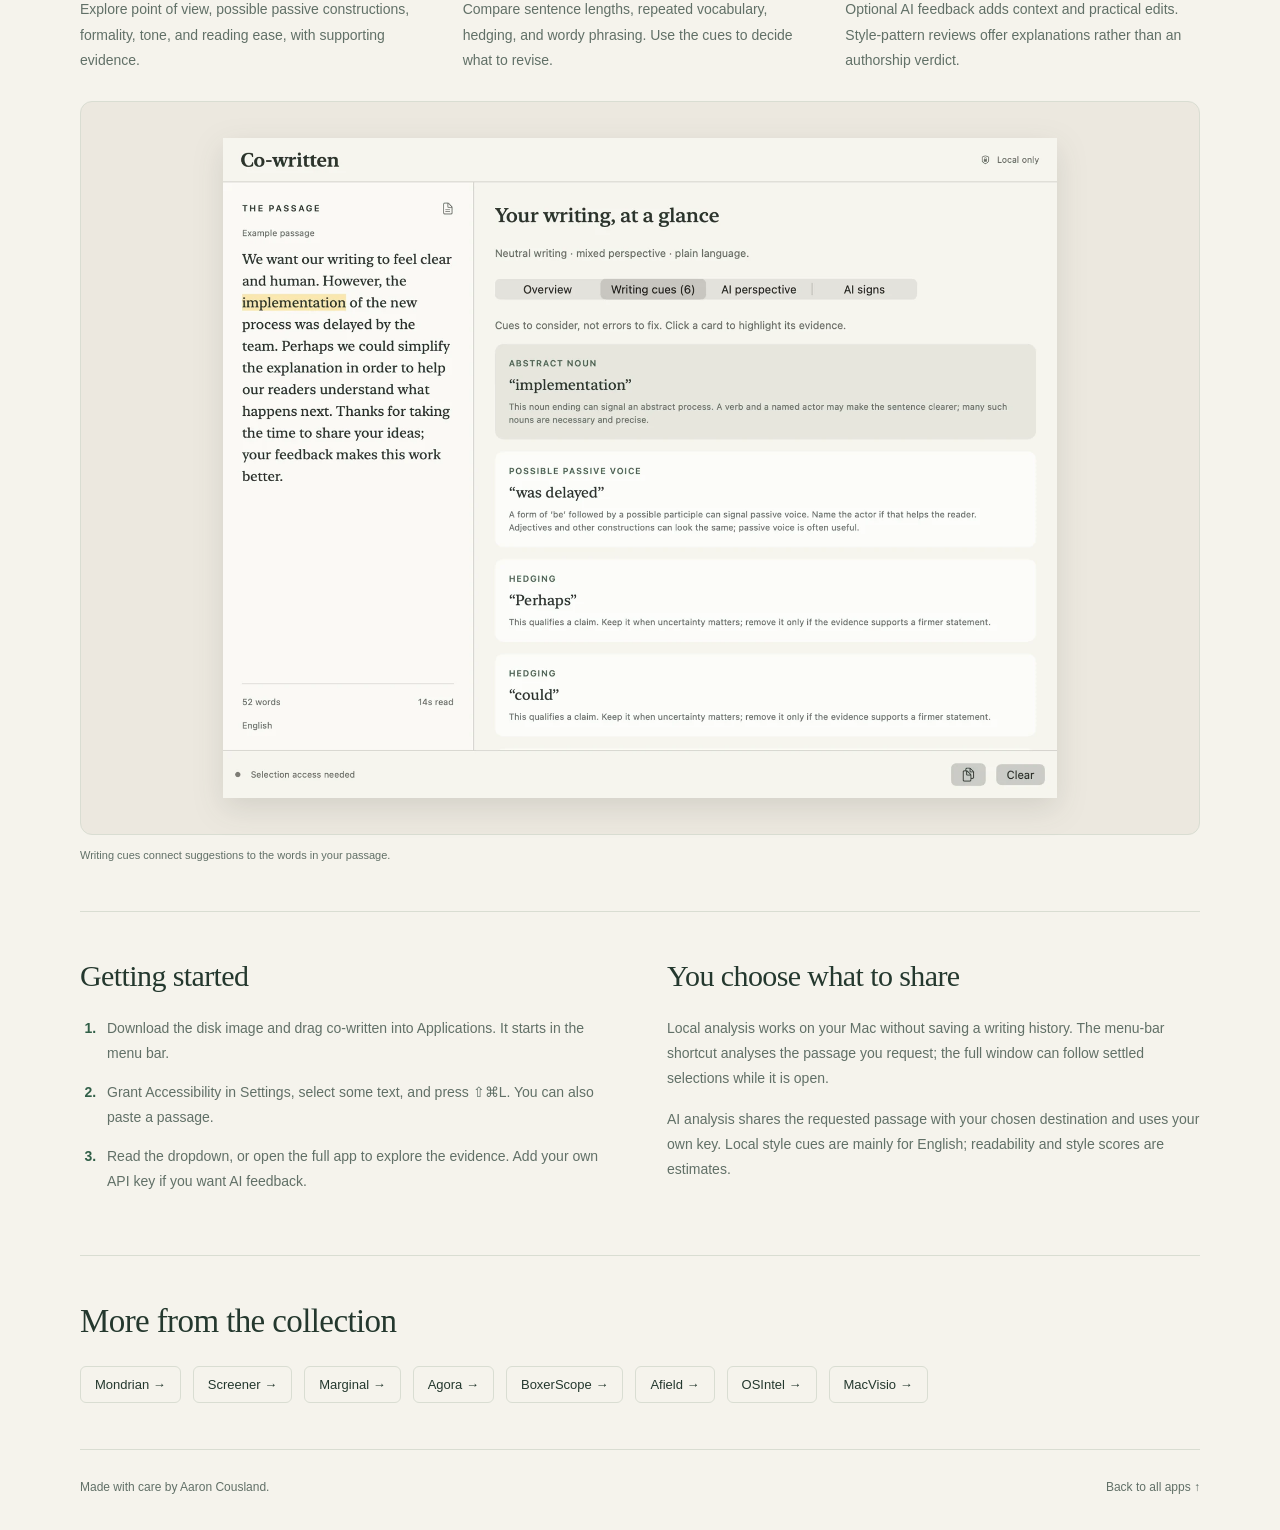
<file: co-written/index.html>
<!doctype html>
<html lang="en">
<head>
  <meta charset="utf-8">
  <meta name="viewport" content="width=device-width, initial-scale=1">
  <meta name="theme-color" content="#f5f3ec">
  <meta name="description" content="Understand the voice, readability, and rhythm of your writing, right from your Mac’s menu bar.">
  <meta property="og:title" content="co-written — Aaron Cousland">
  <meta property="og:description" content="Understand the voice, readability, and rhythm of your writing, right from your Mac’s menu bar.">
  <meta property="og:type" content="website">
  <meta property="og:url" content="https://acousland.github.io/co-written/">
  <meta property="og:image" content="https://acousland.github.io/assets/social.png">
  <meta name="twitter:card" content="summary_large_image">
  <link rel="canonical" href="https://acousland.github.io/co-written/">
  <link rel="icon" type="image/svg+xml" href="/assets/favicon.svg">
  <link rel="stylesheet" href="/assets/site.css">
  <title>co-written — Aaron Cousland</title>
</head>
<body class="detail-page">
  <a class="skip-link" href="#about">Skip to app details</a>
  <div class="wrap">
    <header><a class="identity" href="/" aria-label="Aaron Cousland home"><span class="mark" aria-hidden="true">a.</span>Aaron Cousland</a><nav class="header-nav" aria-label="Site"><a class="profile" href="/#apps">All apps</a><a class="profile github-link" href="https://github.com/acousland">GitHub ↗</a></nav></header>
    <main id="about">
      <nav class="breadcrumb" aria-label="Breadcrumb"><a href="/#apps">The collection</a><span aria-hidden="true">/</span><span aria-current="page">co-written</span></nav>
      <section class="detail-intro" aria-labelledby="app-title"><p class="eyebrow"><span class="dot" aria-hidden="true"></span>Writing companion</p><h1 id="app-title">co-written</h1><p class="detail-tagline">See your writing with fresh eyes.</p><p class="detail-copy">Select a passage and ask co-written to take a look. A quiet menu-bar companion shows useful cues about your writing, with a full window for closer reading and optional AI feedback.</p><div class="detail-actions"><a class="button" href="https://github.com/acousland/co-written/releases/latest">Download for Mac <span aria-hidden="true">↗</span></a><a class="source" href="https://github.com/acousland/co-written">Full guide ↗</a></div></section>
      <dl class="facts"><div><dt>Platform</dt><dd>macOS 14+ · Intel &amp; Apple silicon</dd></div><div><dt>Local analysis</dt><dd>Works offline</dd></div><div><dt>Optional AI</dt><dd>Bring your own OpenAI key</dd></div></dl>
      <figure><div class="detail-visual cowritten"><img src="/assets/co-written.webp" alt="Co-written analysing readability, voice, and sentence rhythm in an example passage." width="1440" height="1140" fetchpriority="high"></div><figcaption>A labelled example passage in the full analysis window.</figcaption></figure>
      <section class="detail-section" aria-labelledby="features-title"><h2 id="features-title">What you can do</h2><div class="features"><div class="feature"><span class="feature-number" aria-hidden="true">01</span><h3>Understand the voice</h3><p>Explore point of view, possible passive constructions, formality, tone, and reading ease, with supporting evidence.</p></div><div class="feature"><span class="feature-number" aria-hidden="true">02</span><h3>Find the rhythm</h3><p>Compare sentence lengths, repeated vocabulary, hedging, and wordy phrasing. Use the cues to decide what to revise.</p></div><div class="feature"><span class="feature-number" aria-hidden="true">03</span><h3>Go a little deeper</h3><p>Optional AI feedback adds context and practical edits. Style-pattern reviews offer explanations rather than an authorship verdict.</p></div></div><figure class="extra-shot"><div class="detail-visual cowritten"><img src="/assets/co-written-cues.webp" alt="Co-written showing writing cues with quoted evidence." width="1516" height="1200" loading="lazy"></div><figcaption>Writing cues connect suggestions to the words in your passage.</figcaption></figure></section>
      <section class="detail-section usage" aria-label="Getting started and app information"><div><h2>Getting started</h2><ol class="steps"><li>Download the disk image and drag co-written into Applications. It starts in the menu bar.</li><li>Grant Accessibility in Settings, select some text, and press ⇧⌘L. You can also paste a passage.</li><li>Read the dropdown, or open the full app to explore the evidence. Add your own API key if you want AI feedback.</li></ol></div><div class="detail-text"><h2>You choose what to share</h2><p>Local analysis works on your Mac without saving a writing history. The menu-bar shortcut analyses the passage you request; the full window can follow settled selections while it is open.</p><p>AI analysis shares the requested passage with your chosen destination and uses your own key. Local style cues are mainly for English; readability and style scores are estimates.</p></div></section>
      <section class="detail-section" aria-labelledby="more-title"><h2 id="more-title">More from the collection</h2><nav class="more-apps" aria-label="Other projects"><a href="/mondrian/">Mondrian →</a><a href="/screener/">Screener →</a><a href="/marginal/">Marginal →</a><a href="/agora/">Agora →</a><a href="/boxerscope/">BoxerScope →</a><a href="/afield/">Afield →</a><a href="/osintel/">OSIntel →</a><a href="/macvisio/">MacVisio →</a></nav></section>
    </main>
    <footer><span>Made with care by Aaron Cousland.</span><a href="/#apps">Back to all apps ↑</a></footer>
  </div>
</body>
</html>
</file>
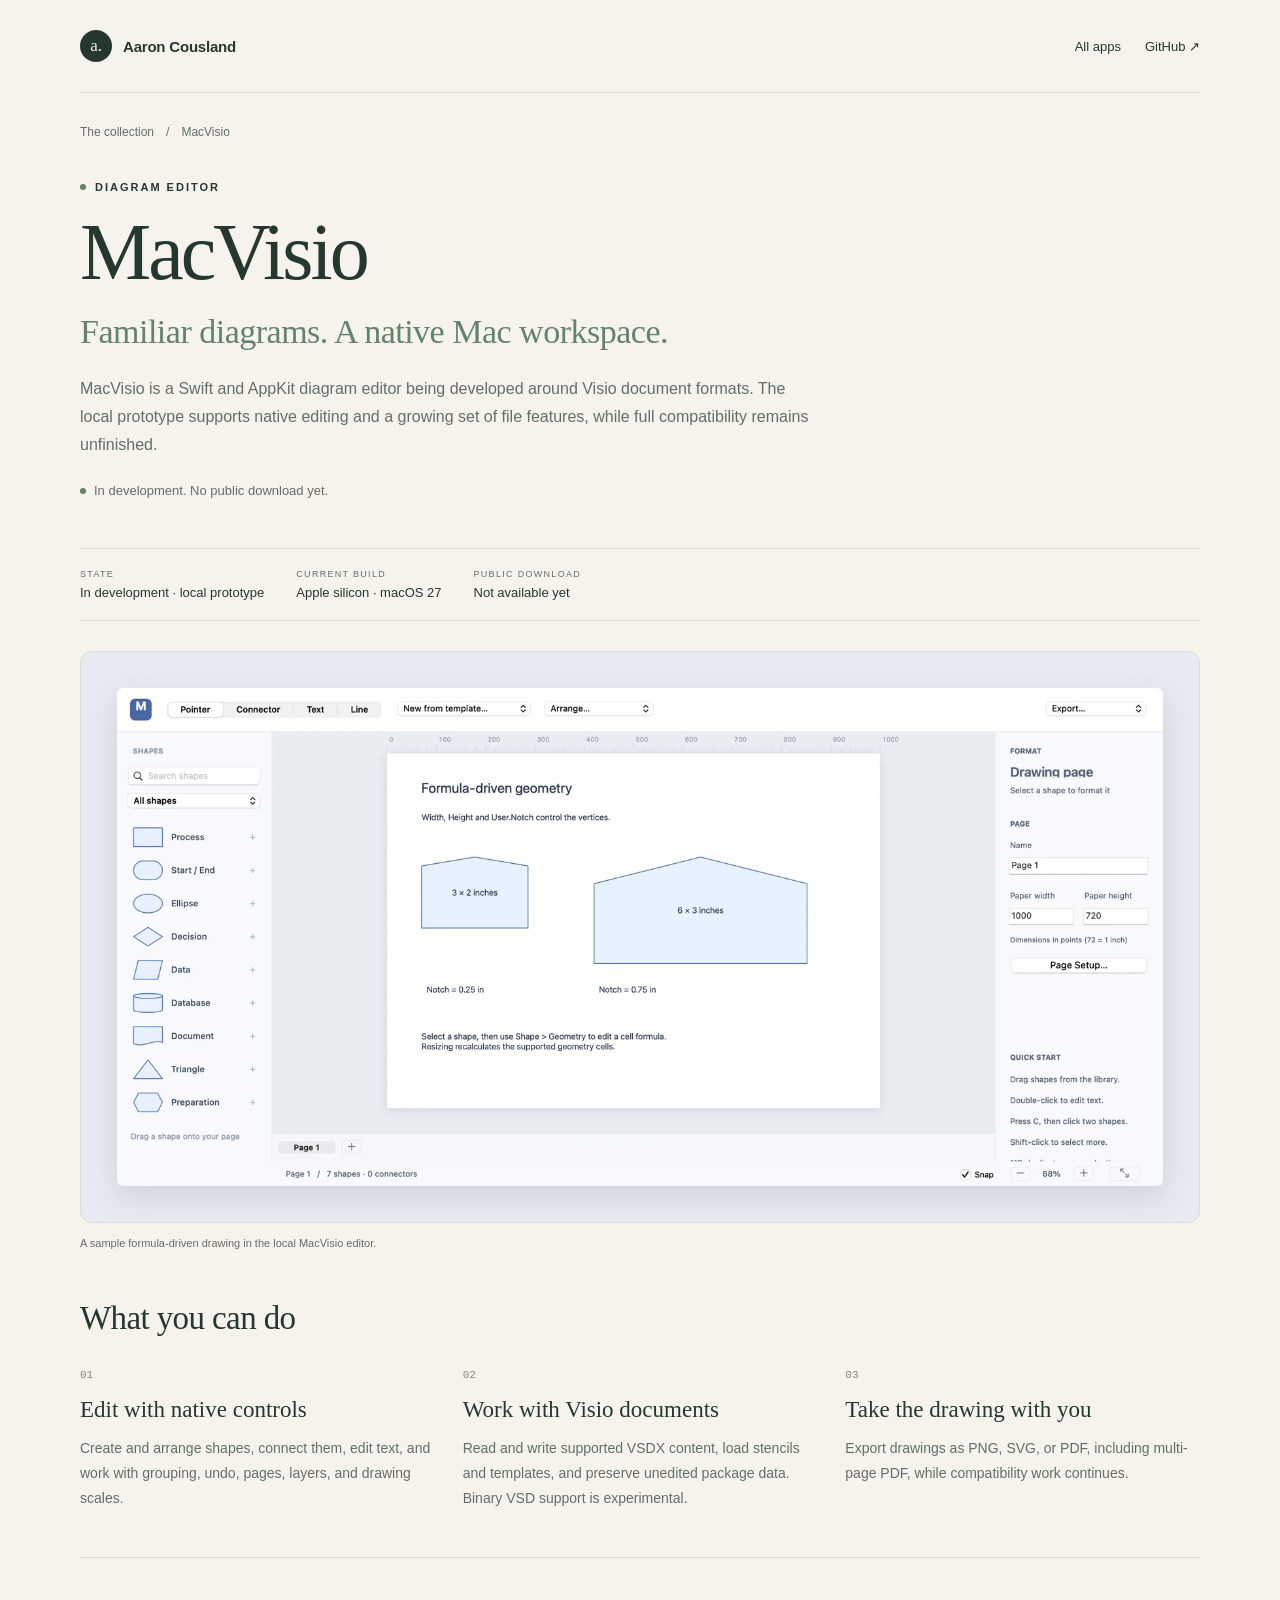
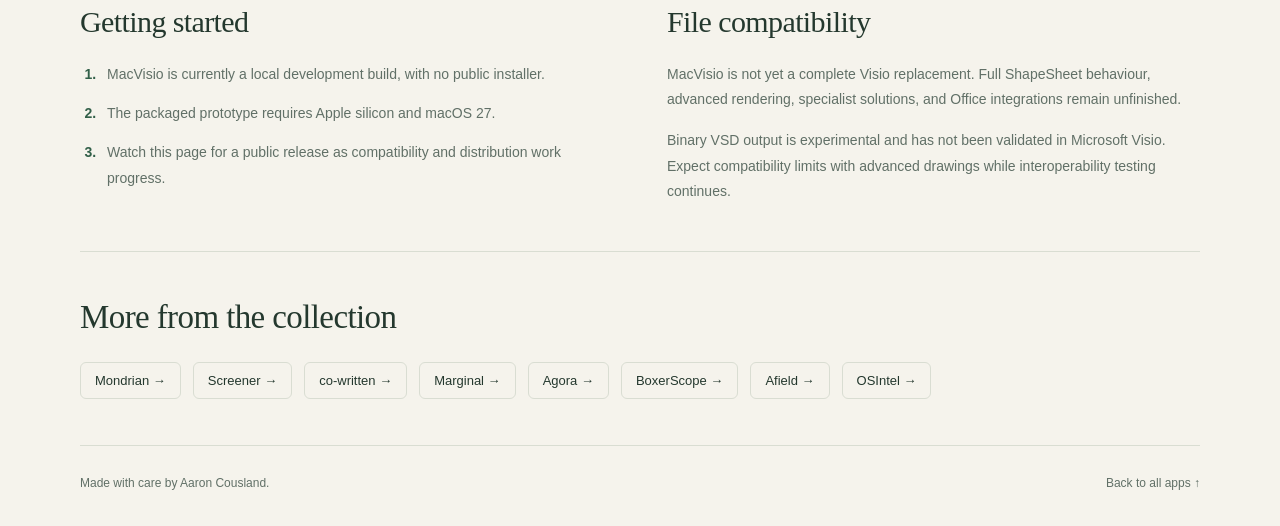
<file: macvisio/index.html>
<!doctype html>
<html lang="en">
<head>
  <meta charset="utf-8">
  <meta name="viewport" content="width=device-width, initial-scale=1">
  <meta name="theme-color" content="#f5f3ec">
  <meta name="description" content="A native Mac diagram editor for Visio files, with shapes, connectors, pages, and stencils. Currently a working prototype.">
  <meta property="og:title" content="MacVisio — Aaron Cousland">
  <meta property="og:description" content="A native Mac diagram editor for Visio files, with shapes, connectors, pages, and stencils. Currently a working prototype.">
  <meta property="og:type" content="website">
  <meta property="og:url" content="https://acousland.github.io/macvisio/">
  <meta property="og:image" content="https://acousland.github.io/assets/social.png">
  <meta name="twitter:card" content="summary_large_image">
  <link rel="canonical" href="https://acousland.github.io/macvisio/">
  <link rel="icon" type="image/svg+xml" href="/assets/favicon.svg">
  <link rel="stylesheet" href="/assets/site.css">
  <title>MacVisio — Aaron Cousland</title>
</head>
<body class="detail-page">
  <a class="skip-link" href="#about">Skip to project details</a>
  <div class="wrap">
    <header><a class="identity" href="/" aria-label="Aaron Cousland home"><span class="mark" aria-hidden="true">a.</span>Aaron Cousland</a><nav class="header-nav" aria-label="Site"><a class="profile" href="/#apps">All apps</a><a class="profile github-link" href="https://github.com/acousland">GitHub ↗</a></nav></header>
    <main id="about">
      <nav class="breadcrumb" aria-label="Breadcrumb"><a href="/#apps">The collection</a><span aria-hidden="true">/</span><span aria-current="page">MacVisio</span></nav>
      <section class="detail-intro" aria-labelledby="app-title"><p class="eyebrow"><span class="dot" aria-hidden="true"></span>Diagram editor</p><h1 id="app-title">MacVisio</h1><p class="detail-tagline">Familiar diagrams. A native Mac workspace.</p><p class="detail-copy">MacVisio is a Swift and AppKit diagram editor being developed around Visio document formats. The local prototype supports native editing and a growing set of file features, while full compatibility remains unfinished.</p><div class="detail-actions"><span class="availability"><span class="dot" aria-hidden="true"></span>In development. No public download yet.</span></div></section>
      <dl class="facts"><div><dt>State</dt><dd>In development · local prototype</dd></div><div><dt>Current build</dt><dd>Apple silicon · macOS 27</dd></div><div><dt>Public download</dt><dd>Not available yet</dd></div></dl>
      <figure><div class="detail-visual macvisio"><img src="/assets/macvisio.webp" alt="MacVisio’s native editor showing a sample drawing with formula-driven shape geometry." width="1600" height="762" fetchpriority="high"></div><figcaption>A sample formula-driven drawing in the local MacVisio editor.</figcaption></figure>
      <section class="detail-section" aria-labelledby="features-title"><h2 id="features-title">What you can do</h2><div class="features"><div class="feature"><span class="feature-number" aria-hidden="true">01</span><h3>Edit with native controls</h3><p>Create and arrange shapes, connect them, edit text, and work with grouping, undo, pages, layers, and drawing scales.</p></div><div class="feature"><span class="feature-number" aria-hidden="true">02</span><h3>Work with Visio documents</h3><p>Read and write supported VSDX content, load stencils and templates, and preserve unedited package data. Binary VSD support is experimental.</p></div><div class="feature"><span class="feature-number" aria-hidden="true">03</span><h3>Take the drawing with you</h3><p>Export drawings as PNG, SVG, or PDF, including multi-page PDF, while compatibility work continues.</p></div></div></section>
      <section class="detail-section usage" aria-label="Getting started and project information"><div><h2>Getting started</h2><ol class="steps"><li>MacVisio is currently a local development build, with no public installer.</li><li>The packaged prototype requires Apple silicon and macOS 27.</li><li>Watch this page for a public release as compatibility and distribution work progress.</li></ol></div><div class="detail-text"><h2>File compatibility</h2><p>MacVisio is not yet a complete Visio replacement. Full ShapeSheet behaviour, advanced rendering, specialist solutions, and Office integrations remain unfinished.</p><p>Binary VSD output is experimental and has not been validated in Microsoft Visio. Expect compatibility limits with advanced drawings while interoperability testing continues.</p></div></section>
      <section class="detail-section" aria-labelledby="more-title"><h2 id="more-title">More from the collection</h2><nav class="more-apps" aria-label="Other projects"><a href="/mondrian/">Mondrian →</a><a href="/screener/">Screener →</a><a href="/co-written/">co-written →</a><a href="/marginal/">Marginal →</a><a href="/agora/">Agora →</a><a href="/boxerscope/">BoxerScope →</a><a href="/afield/">Afield →</a><a href="/osintel/">OSIntel →</a></nav></section>
    </main>
    <footer><span>Made with care by Aaron Cousland.</span><a href="/#apps">Back to all apps ↑</a></footer>
  </div>
</body>
</html>
</file>
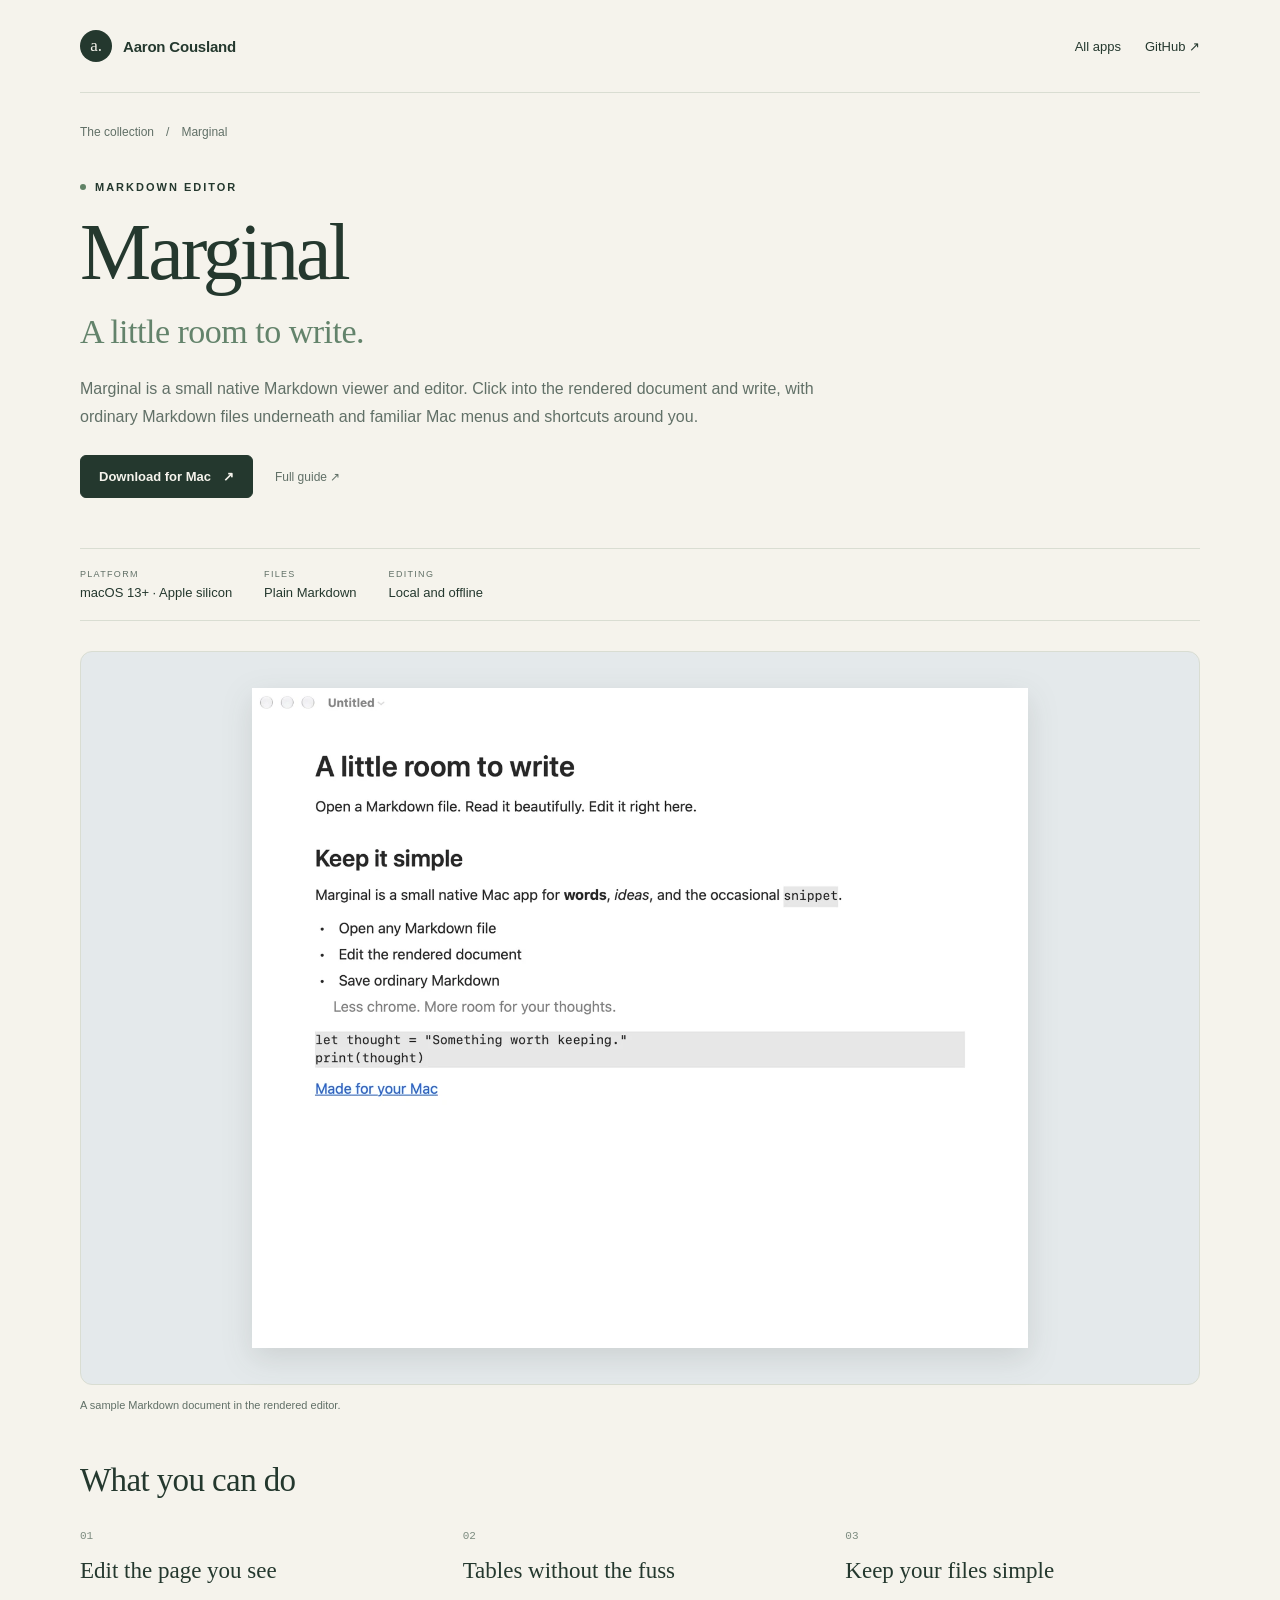
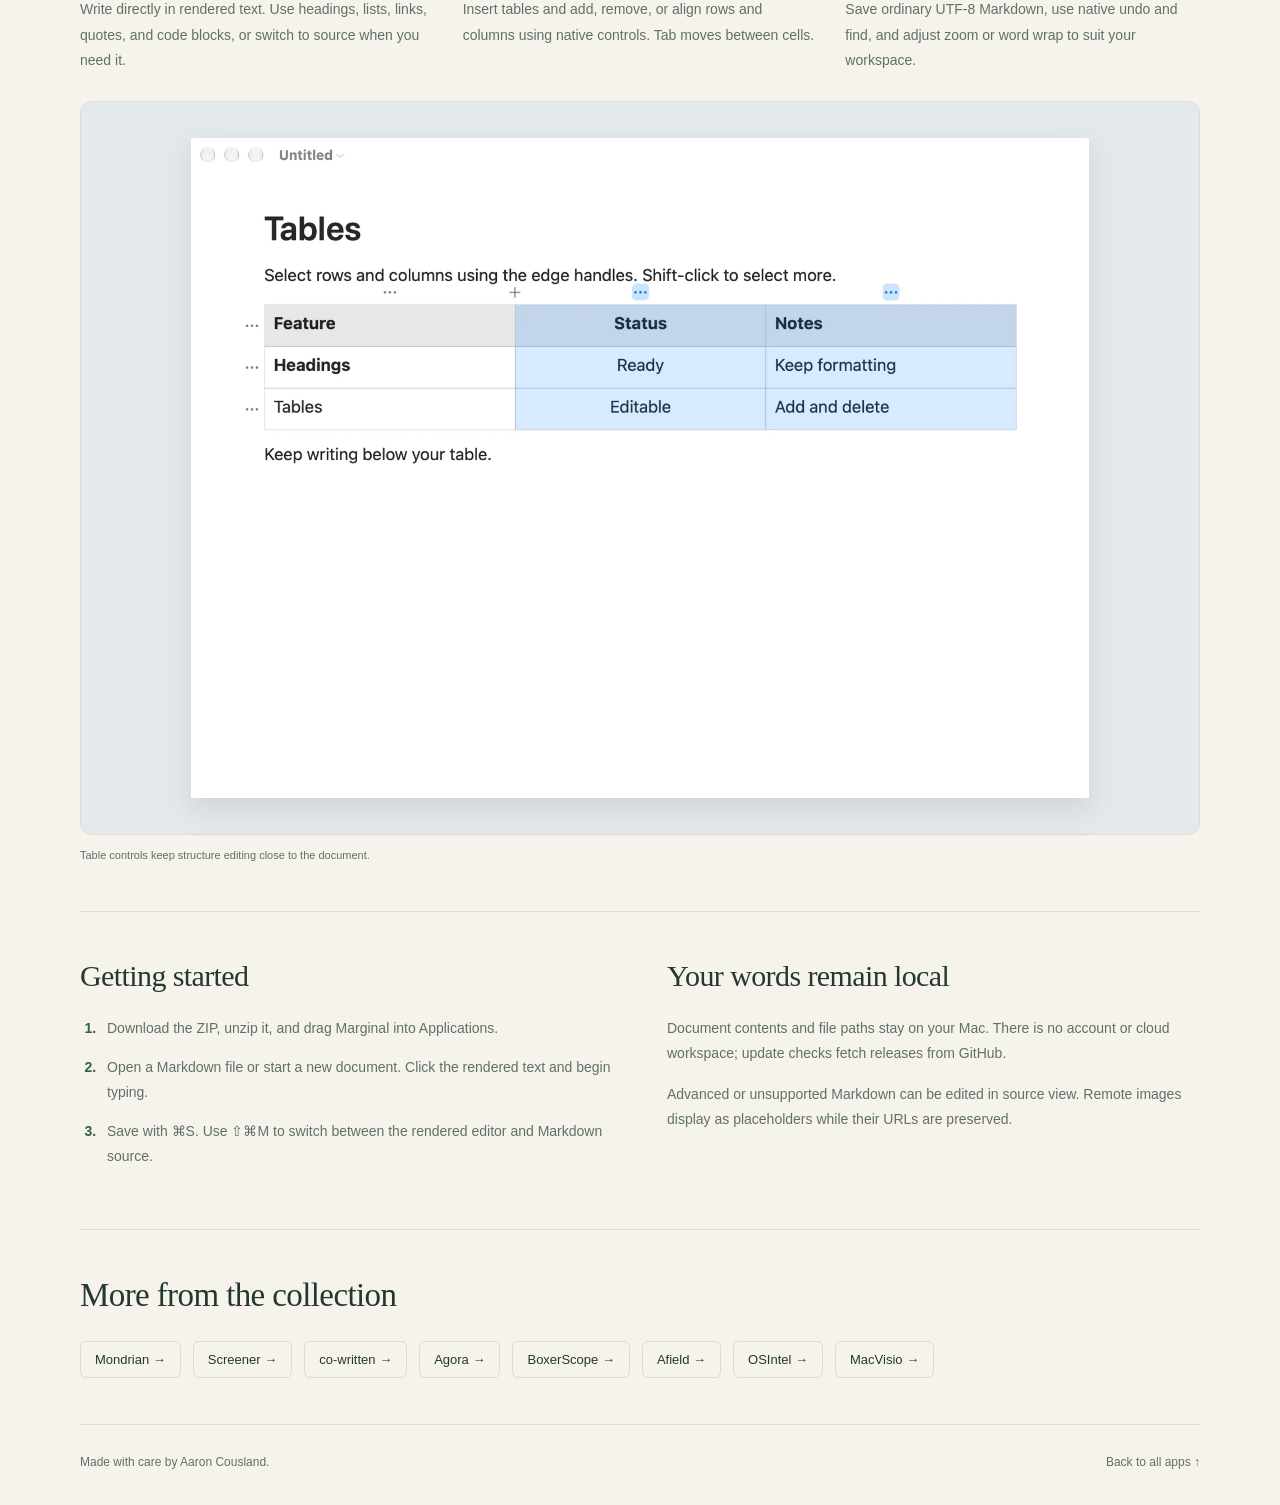
<file: marginal/index.html>
<!doctype html>
<html lang="en">
<head>
  <meta charset="utf-8">
  <meta name="viewport" content="width=device-width, initial-scale=1">
  <meta name="theme-color" content="#f5f3ec">
  <meta name="description" content="Open Markdown, edit the rendered page, and save. A little room for your words.">
  <meta property="og:title" content="Marginal — Aaron Cousland">
  <meta property="og:description" content="Open Markdown, edit the rendered page, and save. A little room for your words.">
  <meta property="og:type" content="website">
  <meta property="og:url" content="https://acousland.github.io/marginal/">
  <meta property="og:image" content="https://acousland.github.io/assets/social.png">
  <meta name="twitter:card" content="summary_large_image">
  <link rel="canonical" href="https://acousland.github.io/marginal/">
  <link rel="icon" type="image/svg+xml" href="/assets/favicon.svg">
  <link rel="stylesheet" href="/assets/site.css">
  <title>Marginal — Aaron Cousland</title>
</head>
<body class="detail-page">
  <a class="skip-link" href="#about">Skip to app details</a>
  <div class="wrap">
    <header><a class="identity" href="/" aria-label="Aaron Cousland home"><span class="mark" aria-hidden="true">a.</span>Aaron Cousland</a><nav class="header-nav" aria-label="Site"><a class="profile" href="/#apps">All apps</a><a class="profile github-link" href="https://github.com/acousland">GitHub ↗</a></nav></header>
    <main id="about">
      <nav class="breadcrumb" aria-label="Breadcrumb"><a href="/#apps">The collection</a><span aria-hidden="true">/</span><span aria-current="page">Marginal</span></nav>
      <section class="detail-intro" aria-labelledby="app-title"><p class="eyebrow"><span class="dot" aria-hidden="true"></span>Markdown editor</p><h1 id="app-title">Marginal</h1><p class="detail-tagline">A little room to write.</p><p class="detail-copy">Marginal is a small native Markdown viewer and editor. Click into the rendered document and write, with ordinary Markdown files underneath and familiar Mac menus and shortcuts around you.</p><div class="detail-actions"><a class="button" href="https://github.com/acousland/marginal/releases/latest">Download for Mac <span aria-hidden="true">↗</span></a><a class="source" href="https://github.com/acousland/marginal">Full guide ↗</a></div></section>
      <dl class="facts"><div><dt>Platform</dt><dd>macOS 13+ · Apple silicon</dd></div><div><dt>Files</dt><dd>Plain Markdown</dd></div><div><dt>Editing</dt><dd>Local and offline</dd></div></dl>
      <figure><div class="detail-visual marginal"><img src="/assets/marginal.webp" alt="Marginal editing a rendered Markdown document with headings, a list, and a code block." width="1339" height="1140" fetchpriority="high"></div><figcaption>A sample Markdown document in the rendered editor.</figcaption></figure>
      <section class="detail-section" aria-labelledby="features-title"><h2 id="features-title">What you can do</h2><div class="features"><div class="feature"><span class="feature-number" aria-hidden="true">01</span><h3>Edit the page you see</h3><p>Write directly in rendered text. Use headings, lists, links, quotes, and code blocks, or switch to source when you need it.</p></div><div class="feature"><span class="feature-number" aria-hidden="true">02</span><h3>Tables without the fuss</h3><p>Insert tables and add, remove, or align rows and columns using native controls. Tab moves between cells.</p></div><div class="feature"><span class="feature-number" aria-hidden="true">03</span><h3>Keep your files simple</h3><p>Save ordinary UTF-8 Markdown, use native undo and find, and adjust zoom or word wrap to suit your workspace.</p></div></div><figure class="extra-shot"><div class="detail-visual marginal"><img src="/assets/marginal-tables.webp" alt="Marginal showing native Markdown table editing." width="1600" height="1176" loading="lazy"></div><figcaption>Table controls keep structure editing close to the document.</figcaption></figure></section>
      <section class="detail-section usage" aria-label="Getting started and app information"><div><h2>Getting started</h2><ol class="steps"><li>Download the ZIP, unzip it, and drag Marginal into Applications.</li><li>Open a Markdown file or start a new document. Click the rendered text and begin typing.</li><li>Save with ⌘S. Use ⇧⌘M to switch between the rendered editor and Markdown source.</li></ol></div><div class="detail-text"><h2>Your words remain local</h2><p>Document contents and file paths stay on your Mac. There is no account or cloud workspace; update checks fetch releases from GitHub.</p><p>Advanced or unsupported Markdown can be edited in source view. Remote images display as placeholders while their URLs are preserved.</p></div></section>
      <section class="detail-section" aria-labelledby="more-title"><h2 id="more-title">More from the collection</h2><nav class="more-apps" aria-label="Other projects"><a href="/mondrian/">Mondrian →</a><a href="/screener/">Screener →</a><a href="/co-written/">co-written →</a><a href="/agora/">Agora →</a><a href="/boxerscope/">BoxerScope →</a><a href="/afield/">Afield →</a><a href="/osintel/">OSIntel →</a><a href="/macvisio/">MacVisio →</a></nav></section>
    </main>
    <footer><span>Made with care by Aaron Cousland.</span><a href="/#apps">Back to all apps ↑</a></footer>
  </div>
</body>
</html>
</file>
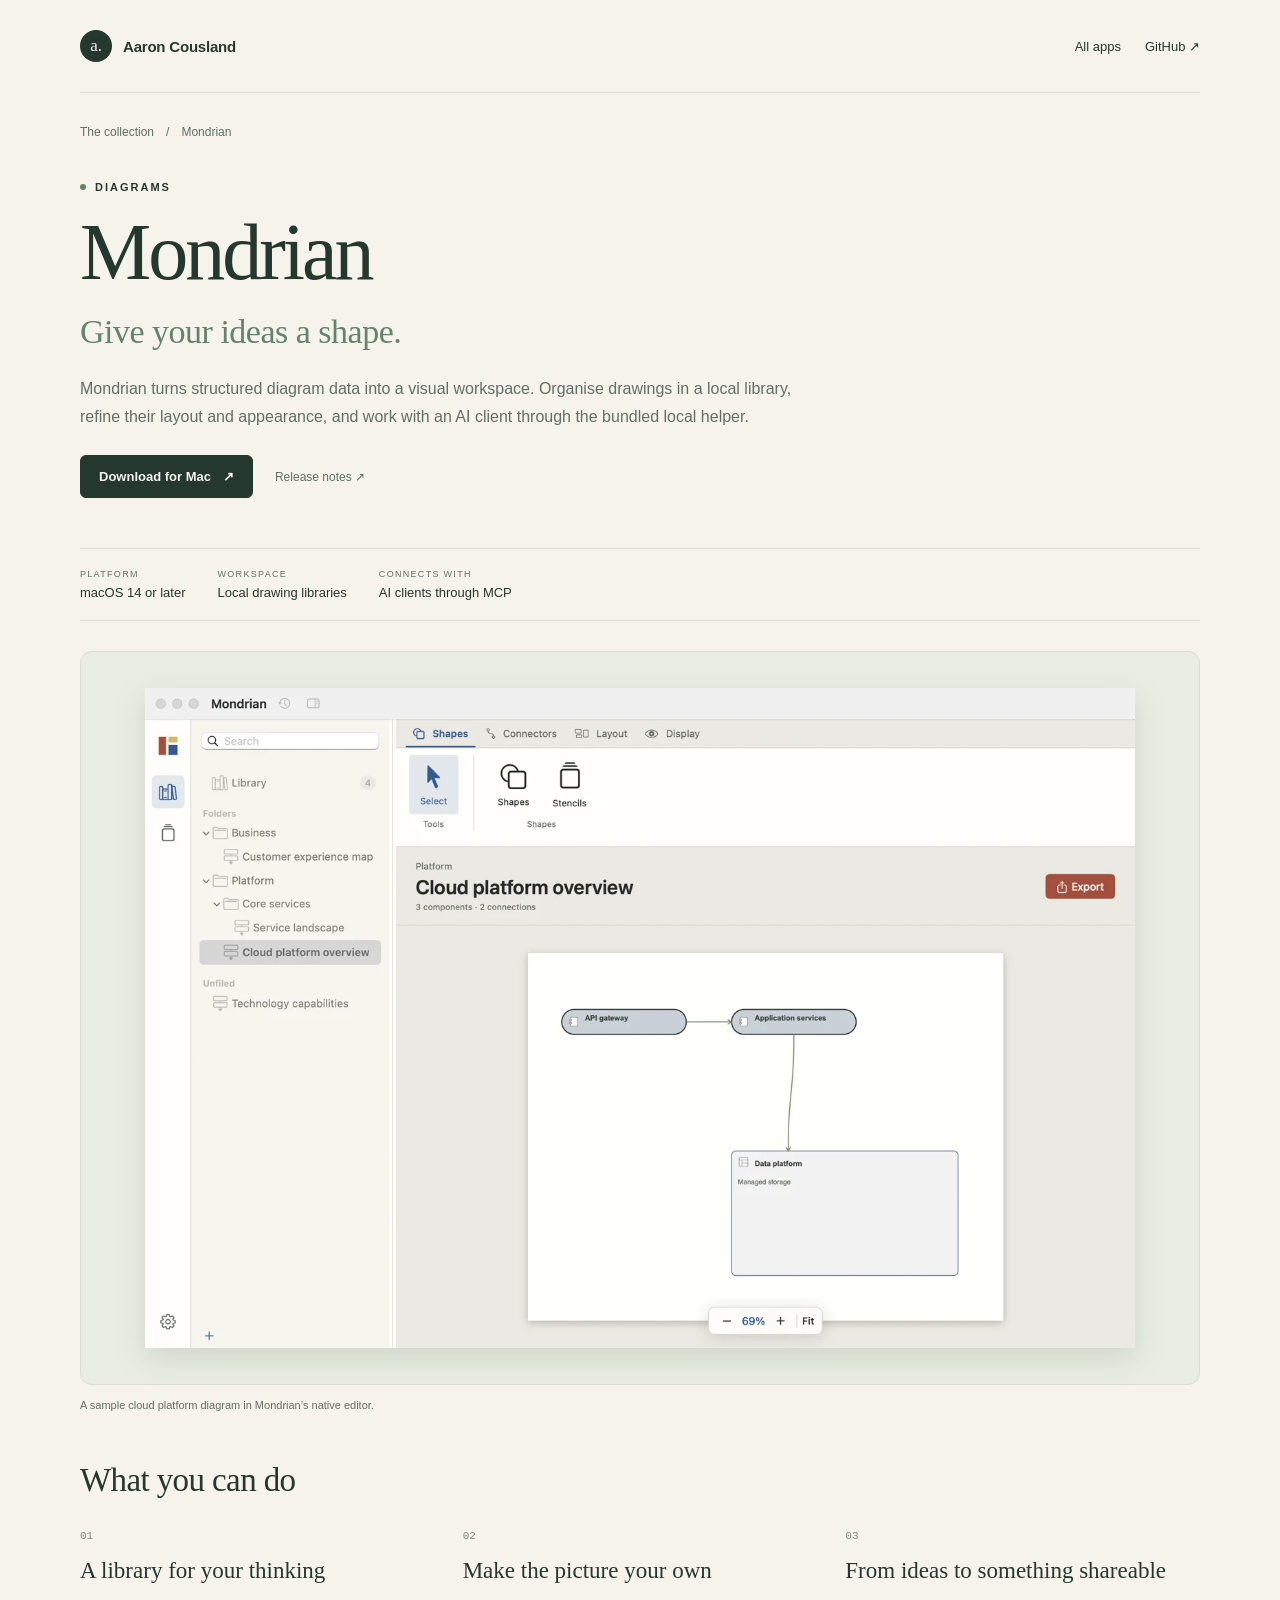
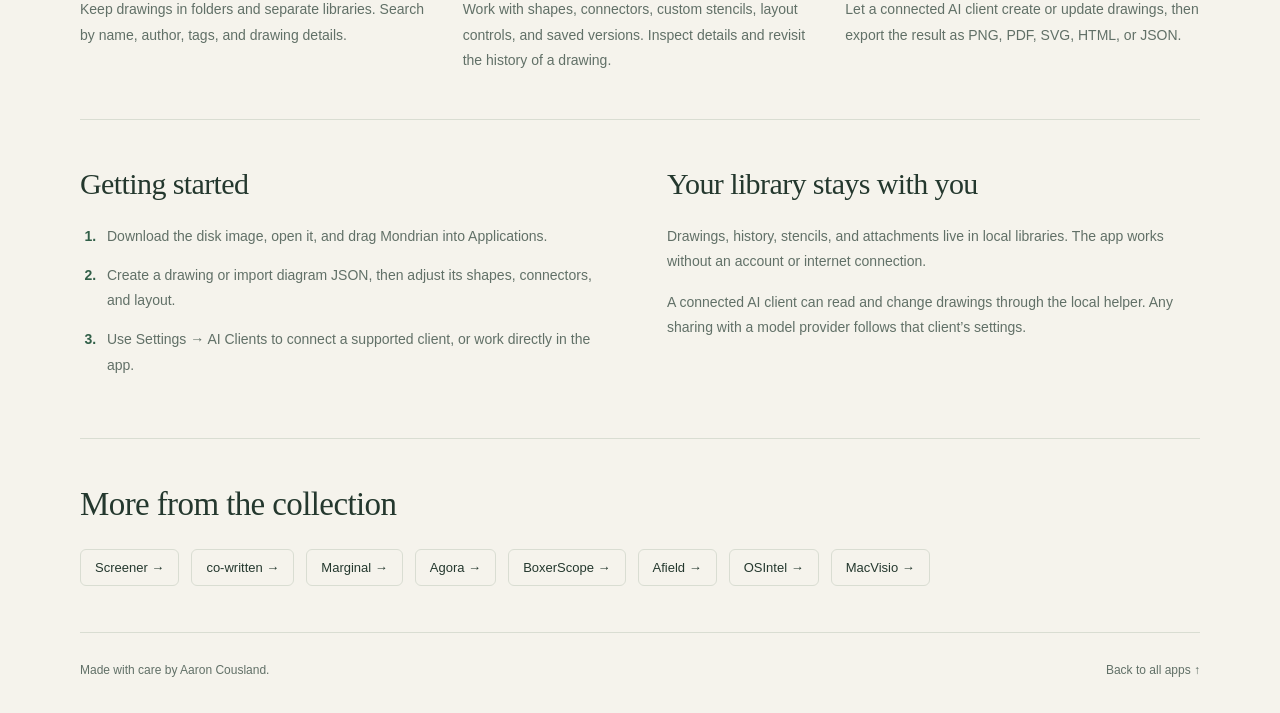
<file: mondrian/index.html>
<!doctype html>
<html lang="en">
<head>
  <meta charset="utf-8">
  <meta name="viewport" content="width=device-width, initial-scale=1">
  <meta name="theme-color" content="#f5f3ec">
  <meta name="description" content="Turn structured ideas into diagrams with a native Mac editor and local AI integration.">
  <meta property="og:title" content="Mondrian — Aaron Cousland">
  <meta property="og:description" content="Turn structured ideas into diagrams with a native Mac editor and local AI integration.">
  <meta property="og:type" content="website">
  <meta property="og:url" content="https://acousland.github.io/mondrian/">
  <meta property="og:image" content="https://acousland.github.io/assets/social.png">
  <meta name="twitter:card" content="summary_large_image">
  <link rel="canonical" href="https://acousland.github.io/mondrian/">
  <link rel="icon" type="image/svg+xml" href="/assets/favicon.svg">
  <link rel="stylesheet" href="/assets/site.css">
  <title>Mondrian — Aaron Cousland</title>
</head>
<body class="detail-page">
  <a class="skip-link" href="#about">Skip to app details</a>
  <div class="wrap">
    <header><a class="identity" href="/" aria-label="Aaron Cousland home"><span class="mark" aria-hidden="true">a.</span>Aaron Cousland</a><nav class="header-nav" aria-label="Site"><a class="profile" href="/#apps">All apps</a><a class="profile github-link" href="https://github.com/acousland">GitHub ↗</a></nav></header>
    <main id="about">
      <nav class="breadcrumb" aria-label="Breadcrumb"><a href="/#apps">The collection</a><span aria-hidden="true">/</span><span aria-current="page">Mondrian</span></nav>
      <section class="detail-intro" aria-labelledby="app-title"><p class="eyebrow"><span class="dot" aria-hidden="true"></span>Diagrams</p><h1 id="app-title">Mondrian</h1><p class="detail-tagline">Give your ideas a shape.</p><p class="detail-copy">Mondrian turns structured diagram data into a visual workspace. Organise drawings in a local library, refine their layout and appearance, and work with an AI client through the bundled local helper.</p><div class="detail-actions"><a class="button" href="https://github.com/acousland/Mondrian-releases/releases/latest">Download for Mac <span aria-hidden="true">↗</span></a><a class="source" href="https://github.com/acousland/Mondrian-releases">Release notes ↗</a></div></section>
      <dl class="facts"><div><dt>Platform</dt><dd>macOS 14 or later</dd></div><div><dt>Workspace</dt><dd>Local drawing libraries</dd></div><div><dt>Connects with</dt><dd>AI clients through MCP</dd></div></dl>
      <figure><div class="detail-visual mondrian"><img src="/assets/mondrian.webp" alt="Mondrian displaying a cloud platform diagram in its native Mac editor." width="1440" height="960" fetchpriority="high"></div><figcaption>A sample cloud platform diagram in Mondrian’s native editor.</figcaption></figure>
      <section class="detail-section" aria-labelledby="features-title"><h2 id="features-title">What you can do</h2><div class="features"><div class="feature"><span class="feature-number" aria-hidden="true">01</span><h3>A library for your thinking</h3><p>Keep drawings in folders and separate libraries. Search by name, author, tags, and drawing details.</p></div><div class="feature"><span class="feature-number" aria-hidden="true">02</span><h3>Make the picture your own</h3><p>Work with shapes, connectors, custom stencils, layout controls, and saved versions. Inspect details and revisit the history of a drawing.</p></div><div class="feature"><span class="feature-number" aria-hidden="true">03</span><h3>From ideas to something shareable</h3><p>Let a connected AI client create or update drawings, then export the result as PNG, PDF, SVG, HTML, or JSON.</p></div></div></section>
      <section class="detail-section usage" aria-label="Getting started and app information"><div><h2>Getting started</h2><ol class="steps"><li>Download the disk image, open it, and drag Mondrian into Applications.</li><li>Create a drawing or import diagram JSON, then adjust its shapes, connectors, and layout.</li><li>Use Settings → AI Clients to connect a supported client, or work directly in the app.</li></ol></div><div class="detail-text"><h2>Your library stays with you</h2><p>Drawings, history, stencils, and attachments live in local libraries. The app works without an account or internet connection.</p><p>A connected AI client can read and change drawings through the local helper. Any sharing with a model provider follows that client’s settings.</p></div></section>
      <section class="detail-section" aria-labelledby="more-title"><h2 id="more-title">More from the collection</h2><nav class="more-apps" aria-label="Other projects"><a href="/screener/">Screener →</a><a href="/co-written/">co-written →</a><a href="/marginal/">Marginal →</a><a href="/agora/">Agora →</a><a href="/boxerscope/">BoxerScope →</a><a href="/afield/">Afield →</a><a href="/osintel/">OSIntel →</a><a href="/macvisio/">MacVisio →</a></nav></section>
    </main>
    <footer><span>Made with care by Aaron Cousland.</span><a href="/#apps">Back to all apps ↑</a></footer>
  </div>
</body>
</html>
</file>
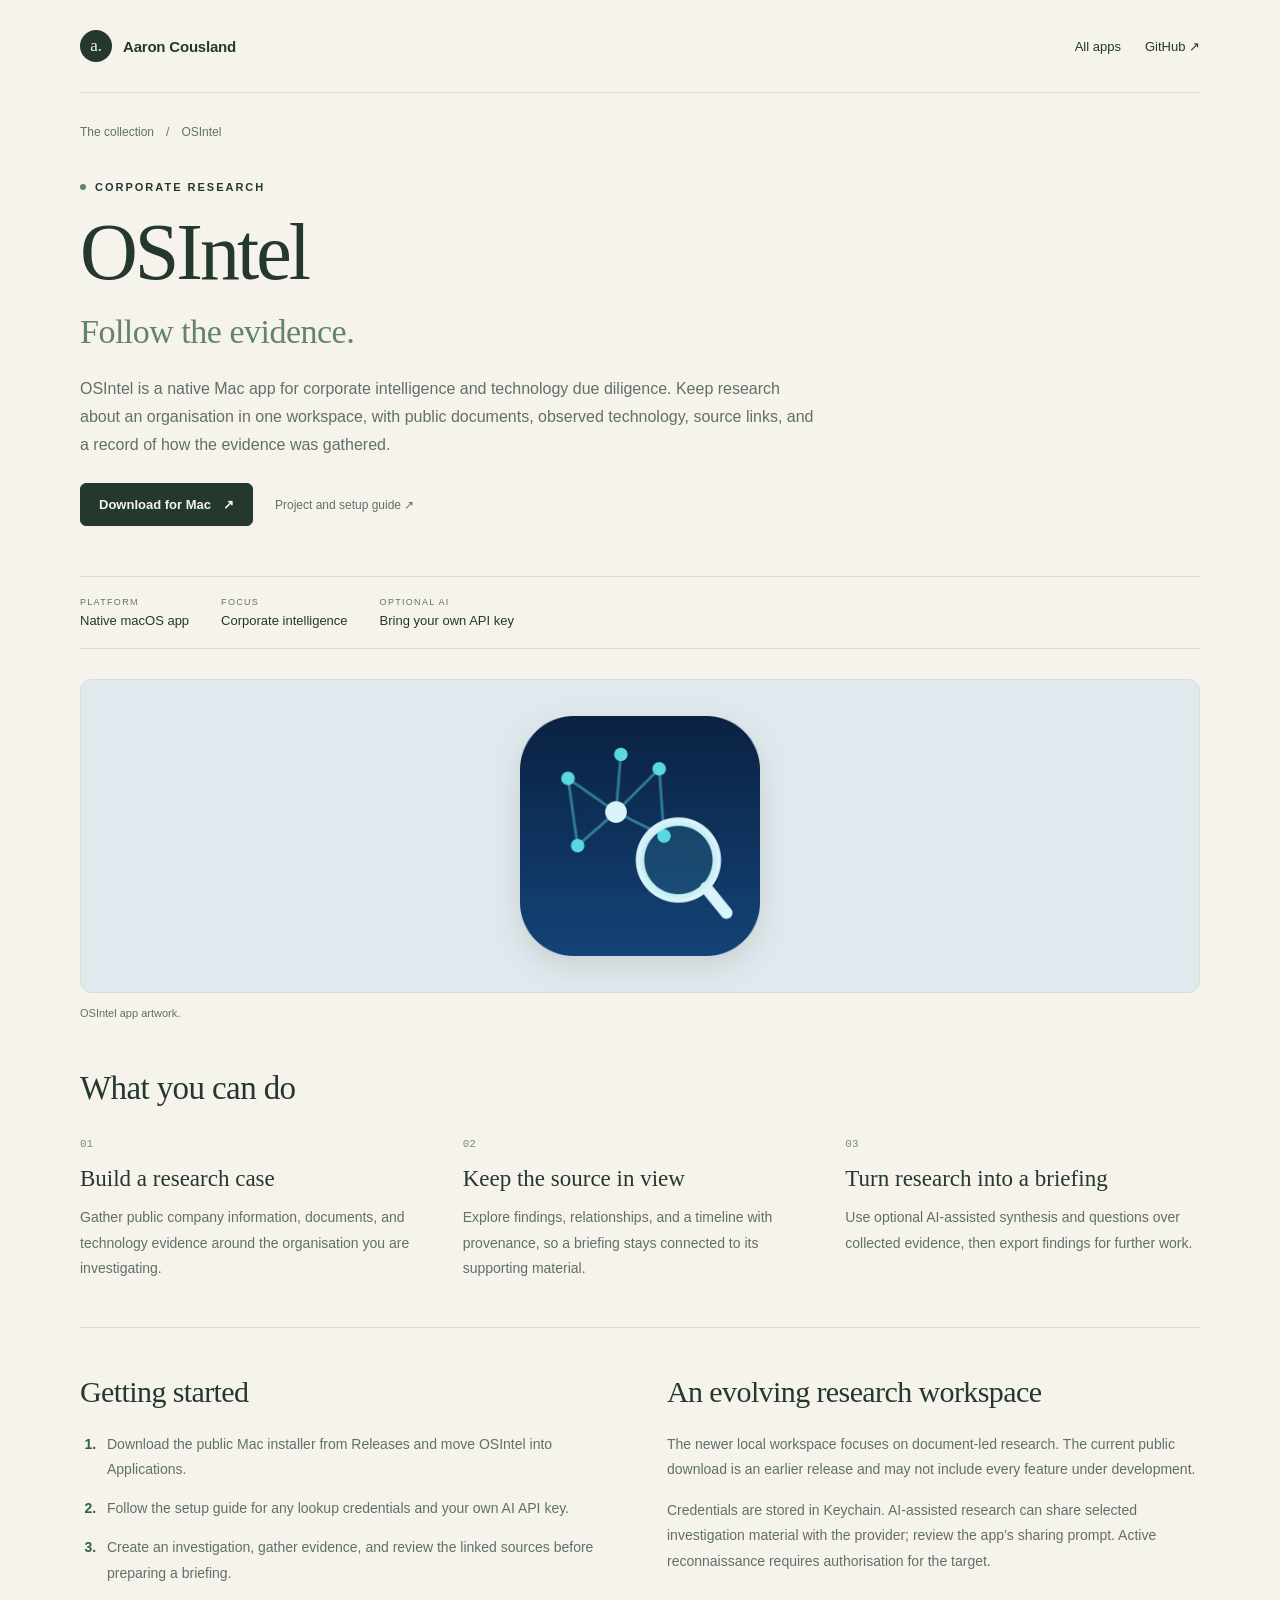
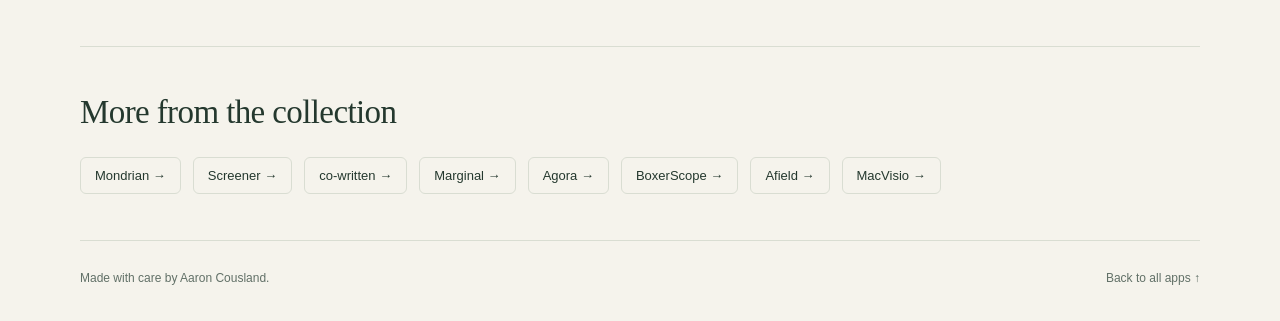
<file: osintel/index.html>
<!doctype html>
<html lang="en">
<head>
  <meta charset="utf-8">
  <meta name="viewport" content="width=device-width, initial-scale=1">
  <meta name="theme-color" content="#f5f3ec">
  <meta name="description" content="Research organisations, gather public documents and technology evidence, and turn findings into source-cited briefings.">
  <meta property="og:title" content="OSIntel — Aaron Cousland">
  <meta property="og:description" content="Research organisations, gather public documents and technology evidence, and turn findings into source-cited briefings.">
  <meta property="og:type" content="website">
  <meta property="og:url" content="https://acousland.github.io/osintel/">
  <meta property="og:image" content="https://acousland.github.io/assets/social.png">
  <meta name="twitter:card" content="summary_large_image">
  <link rel="canonical" href="https://acousland.github.io/osintel/">
  <link rel="icon" type="image/svg+xml" href="/assets/favicon.svg">
  <link rel="stylesheet" href="/assets/site.css">
  <title>OSIntel — Aaron Cousland</title>
</head>
<body class="detail-page">
  <a class="skip-link" href="#about">Skip to project details</a>
  <div class="wrap">
    <header><a class="identity" href="/" aria-label="Aaron Cousland home"><span class="mark" aria-hidden="true">a.</span>Aaron Cousland</a><nav class="header-nav" aria-label="Site"><a class="profile" href="/#apps">All apps</a><a class="profile github-link" href="https://github.com/acousland">GitHub ↗</a></nav></header>
    <main id="about">
      <nav class="breadcrumb" aria-label="Breadcrumb"><a href="/#apps">The collection</a><span aria-hidden="true">/</span><span aria-current="page">OSIntel</span></nav>
      <section class="detail-intro" aria-labelledby="app-title"><p class="eyebrow"><span class="dot" aria-hidden="true"></span>Corporate research</p><h1 id="app-title">OSIntel</h1><p class="detail-tagline">Follow the evidence.</p><p class="detail-copy">OSIntel is a native Mac app for corporate intelligence and technology due diligence. Keep research about an organisation in one workspace, with public documents, observed technology, source links, and a record of how the evidence was gathered.</p><div class="detail-actions"><a class="button" href="https://github.com/acousland/OSINT/releases/latest">Download for Mac <span aria-hidden="true">↗</span></a><a class="source" href="https://github.com/acousland/OSINT">Project and setup guide ↗</a></div></section>
      <dl class="facts"><div><dt>Platform</dt><dd>Native macOS app</dd></div><div><dt>Focus</dt><dd>Corporate intelligence</dd></div><div><dt>Optional AI</dt><dd>Bring your own API key</dd></div></dl>
      <figure><div class="detail-visual osintel"><img src="/assets/osintel-icon.webp" alt="OSIntel app artwork: a magnifying glass over a connected evidence graph." width="512" height="512" fetchpriority="high"></div><figcaption>OSIntel app artwork.</figcaption></figure>
      <section class="detail-section" aria-labelledby="features-title"><h2 id="features-title">What you can do</h2><div class="features"><div class="feature"><span class="feature-number" aria-hidden="true">01</span><h3>Build a research case</h3><p>Gather public company information, documents, and technology evidence around the organisation you are investigating.</p></div><div class="feature"><span class="feature-number" aria-hidden="true">02</span><h3>Keep the source in view</h3><p>Explore findings, relationships, and a timeline with provenance, so a briefing stays connected to its supporting material.</p></div><div class="feature"><span class="feature-number" aria-hidden="true">03</span><h3>Turn research into a briefing</h3><p>Use optional AI-assisted synthesis and questions over collected evidence, then export findings for further work.</p></div></div></section>
      <section class="detail-section usage" aria-label="Getting started and project information"><div><h2>Getting started</h2><ol class="steps"><li>Download the public Mac installer from Releases and move OSIntel into Applications.</li><li>Follow the setup guide for any lookup credentials and your own AI API key.</li><li>Create an investigation, gather evidence, and review the linked sources before preparing a briefing.</li></ol></div><div class="detail-text"><h2>An evolving research workspace</h2><p>The newer local workspace focuses on document-led research. The current public download is an earlier release and may not include every feature under development.</p><p>Credentials are stored in Keychain. AI-assisted research can share selected investigation material with the provider; review the app’s sharing prompt. Active reconnaissance requires authorisation for the target.</p></div></section>
      <section class="detail-section" aria-labelledby="more-title"><h2 id="more-title">More from the collection</h2><nav class="more-apps" aria-label="Other projects"><a href="/mondrian/">Mondrian →</a><a href="/screener/">Screener →</a><a href="/co-written/">co-written →</a><a href="/marginal/">Marginal →</a><a href="/agora/">Agora →</a><a href="/boxerscope/">BoxerScope →</a><a href="/afield/">Afield →</a><a href="/macvisio/">MacVisio →</a></nav></section>
    </main>
    <footer><span>Made with care by Aaron Cousland.</span><a href="/#apps">Back to all apps ↑</a></footer>
  </div>
</body>
</html>
</file>
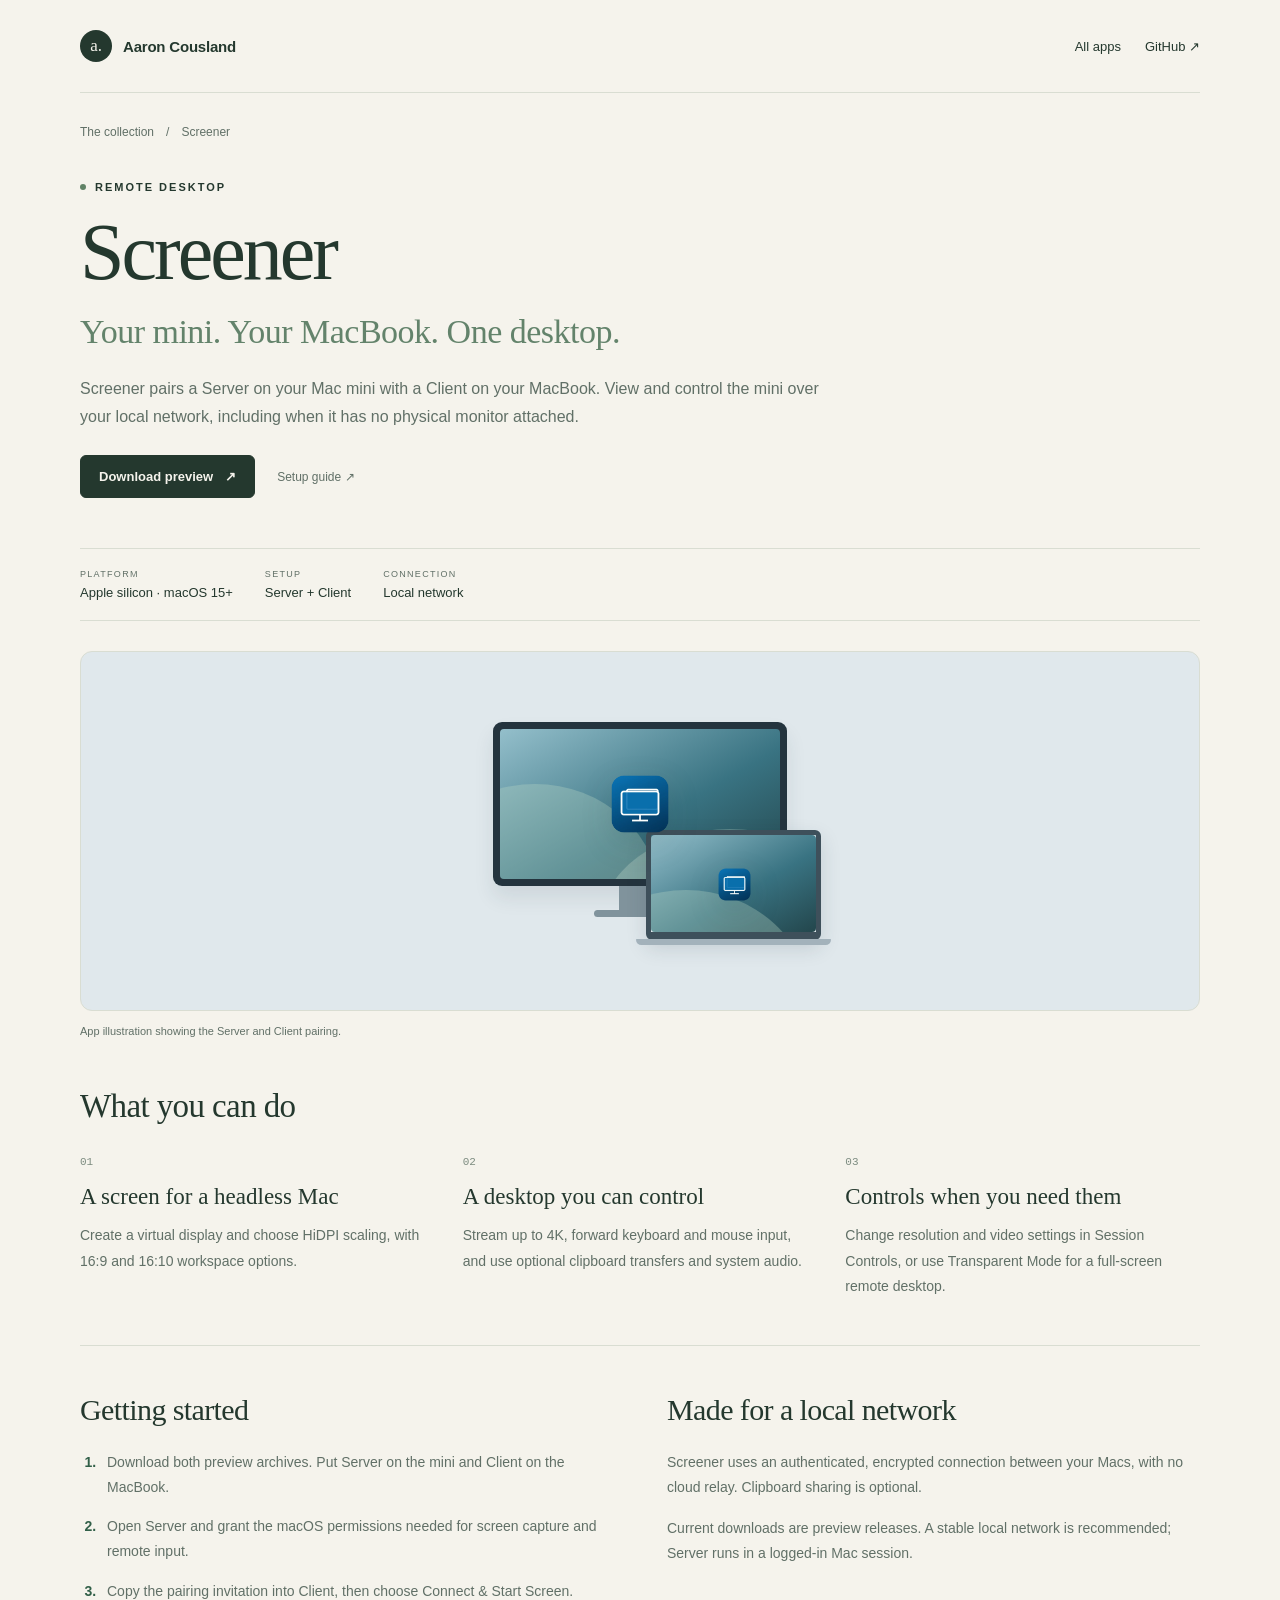
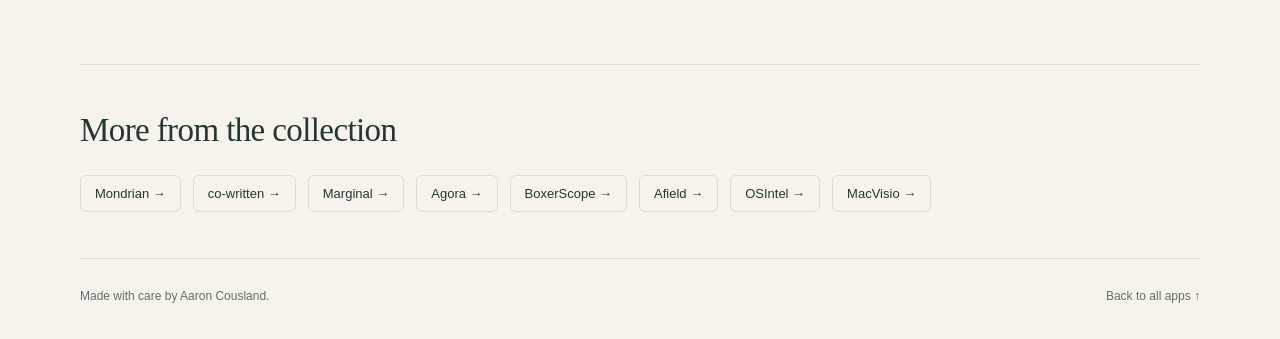
<file: screener/index.html>
<!doctype html>
<html lang="en">
<head>
  <meta charset="utf-8">
  <meta name="viewport" content="width=device-width, initial-scale=1">
  <meta name="theme-color" content="#f5f3ec">
  <meta name="description" content="Bring your Mac mini’s desktop to your MacBook, with up to 4K streaming and headless displays.">
  <meta property="og:title" content="Screener — Aaron Cousland">
  <meta property="og:description" content="Bring your Mac mini’s desktop to your MacBook, with up to 4K streaming and headless displays.">
  <meta property="og:type" content="website">
  <meta property="og:url" content="https://acousland.github.io/screener/">
  <meta property="og:image" content="https://acousland.github.io/assets/social.png">
  <meta name="twitter:card" content="summary_large_image">
  <link rel="canonical" href="https://acousland.github.io/screener/">
  <link rel="icon" type="image/svg+xml" href="/assets/favicon.svg">
  <link rel="stylesheet" href="/assets/site.css">
  <title>Screener — Aaron Cousland</title>
</head>
<body class="detail-page">
  <a class="skip-link" href="#about">Skip to app details</a>
  <div class="wrap">
    <header><a class="identity" href="/" aria-label="Aaron Cousland home"><span class="mark" aria-hidden="true">a.</span>Aaron Cousland</a><nav class="header-nav" aria-label="Site"><a class="profile" href="/#apps">All apps</a><a class="profile github-link" href="https://github.com/acousland">GitHub ↗</a></nav></header>
    <main id="about">
      <nav class="breadcrumb" aria-label="Breadcrumb"><a href="/#apps">The collection</a><span aria-hidden="true">/</span><span aria-current="page">Screener</span></nav>
      <section class="detail-intro" aria-labelledby="app-title"><p class="eyebrow"><span class="dot" aria-hidden="true"></span>Remote desktop</p><h1 id="app-title">Screener</h1><p class="detail-tagline">Your mini. Your MacBook. One desktop.</p><p class="detail-copy">Screener pairs a Server on your Mac mini with a Client on your MacBook. View and control the mini over your local network, including when it has no physical monitor attached.</p><div class="detail-actions"><a class="button" href="https://github.com/acousland/Screener/releases">Download preview <span aria-hidden="true">↗</span></a><a class="source" href="https://github.com/acousland/Screener">Setup guide ↗</a></div></section>
      <dl class="facts"><div><dt>Platform</dt><dd>Apple silicon · macOS 15+</dd></div><div><dt>Setup</dt><dd>Server + Client</dd></div><div><dt>Connection</dt><dd>Local network</dd></div></dl>
      <figure><div class="detail-visual screener"><div class="devices" role="img" aria-label="Illustration of Screener connecting a desktop and laptop."><div class="monitor"><div class="display"><img class="app-icon" src="/assets/screener-icon.webp" alt="" width="66" height="66"></div></div><div class="stand"></div><div class="laptop"><div class="display"><img class="app-icon" src="/assets/screener-icon.webp" alt="" width="37" height="37"></div></div></div></div><figcaption>App illustration showing the Server and Client pairing.</figcaption></figure>
      <section class="detail-section" aria-labelledby="features-title"><h2 id="features-title">What you can do</h2><div class="features"><div class="feature"><span class="feature-number" aria-hidden="true">01</span><h3>A screen for a headless Mac</h3><p>Create a virtual display and choose HiDPI scaling, with 16:9 and 16:10 workspace options.</p></div><div class="feature"><span class="feature-number" aria-hidden="true">02</span><h3>A desktop you can control</h3><p>Stream up to 4K, forward keyboard and mouse input, and use optional clipboard transfers and system audio.</p></div><div class="feature"><span class="feature-number" aria-hidden="true">03</span><h3>Controls when you need them</h3><p>Change resolution and video settings in Session Controls, or use Transparent Mode for a full-screen remote desktop.</p></div></div></section>
      <section class="detail-section usage" aria-label="Getting started and app information"><div><h2>Getting started</h2><ol class="steps"><li>Download both preview archives. Put Server on the mini and Client on the MacBook.</li><li>Open Server and grant the macOS permissions needed for screen capture and remote input.</li><li>Copy the pairing invitation into Client, then choose Connect &amp; Start Screen.</li></ol></div><div class="detail-text"><h2>Made for a local network</h2><p>Screener uses an authenticated, encrypted connection between your Macs, with no cloud relay. Clipboard sharing is optional.</p><p>Current downloads are preview releases. A stable local network is recommended; Server runs in a logged-in Mac session.</p></div></section>
      <section class="detail-section" aria-labelledby="more-title"><h2 id="more-title">More from the collection</h2><nav class="more-apps" aria-label="Other projects"><a href="/mondrian/">Mondrian →</a><a href="/co-written/">co-written →</a><a href="/marginal/">Marginal →</a><a href="/agora/">Agora →</a><a href="/boxerscope/">BoxerScope →</a><a href="/afield/">Afield →</a><a href="/osintel/">OSIntel →</a><a href="/macvisio/">MacVisio →</a></nav></section>
    </main>
    <footer><span>Made with care by Aaron Cousland.</span><a href="/#apps">Back to all apps ↑</a></footer>
  </div>
</body>
</html>
</file>
<file: assets/site.css>
:root { color-scheme: light; --paper:#f5f3ec; --ink:#24382e; --muted:#617067; --line:#d9ddd2; --accent:#315f48; }
    * { box-sizing:border-box; }
    html { scroll-behavior:smooth; }
    body { margin:0; background:var(--paper); color:var(--ink); font-family:-apple-system,BlinkMacSystemFont,"Segoe UI",sans-serif; -webkit-font-smoothing:antialiased; }
    a { color:inherit; text-decoration:none; }
    a:focus-visible { outline:3px solid #497855; outline-offset:5px; border-radius:3px; }
    .skip-link { position:fixed; top:10px; left:10px; transform:translateY(-150%); background:var(--ink); color:white; padding:12px; z-index:10; }
    .skip-link:focus { transform:translateY(0); }
    .wrap { width:min(1120px,calc(100% - 80px)); margin:auto; }
    header { display:flex; align-items:center; justify-content:space-between; padding:30px 0; border-bottom:1px solid var(--line); gap:20px; }
    .identity { display:flex; align-items:center; gap:11px; font-size:15px; font-weight:600; letter-spacing:-.2px; }
    .mark { display:grid; place-items:center; width:32px; height:32px; background:var(--ink); color:var(--paper); border-radius:50%; font-family:Georgia,serif; font-size:17px; font-weight:400; }
    .profile { font-size:13px; display:flex; gap:8px; align-items:center; }
    .profile:hover, .source:hover { color:var(--accent); text-decoration:underline; text-underline-offset:4px; }
    .intro { padding:76px 0 64px; position:relative; }
    .eyebrow { margin:0 0 22px; display:flex; gap:9px; align-items:center; font-size:11px; letter-spacing:2px; text-transform:uppercase; font-weight:600; }
    .dot { width:6px; height:6px; border-radius:50%; background:#608266; }
    h1 { font-family:Georgia,"Times New Roman",serif; font-size:clamp(46px,6.3vw,76px); line-height:1.08; font-weight:400; letter-spacing:-3px; margin:0 0 24px; }
    h1 em { font-weight:400; color:#63836b; }
    .intro-copy { font-size:17px; line-height:1.65; color:var(--muted); max-width:490px; margin:0; }
    .collection { display:flex; justify-content:space-between; align-items:center; border-top:1px solid var(--line); padding:18px 0 24px; font-size:11px; font-weight:600; text-transform:uppercase; letter-spacing:1.6px; }
    .collection span:last-child { font-weight:400; color:var(--muted); letter-spacing:.5px; text-transform:none; font-size:12px; }
    .grid { display:grid; grid-template-columns:repeat(2,minmax(0,1fr)); gap:24px; }
    .card { display:flex; flex-direction:column; overflow:hidden; border:1px solid var(--line); border-radius:12px; background:#fffefa; }
    .media { position:relative; height:300px; overflow:hidden; display:flex; align-items:center; justify-content:center; border-bottom:1px solid var(--line); padding:24px; }
    .media img.screenshot { display:block; width:100%; height:100%; object-fit:contain; filter:drop-shadow(0 8px 10px #29332a18); border-radius:5px; }
    .mondrian .media { background:#e9ede3; }
    .cowritten .media { background:#ece8df; }
    .marginal .media { background:#e4e9eb; }
    .card-body { padding:25px 27px 26px; display:flex; flex-direction:column; flex:1; }
    .card-heading { display:flex; flex-wrap:wrap; align-items:center; justify-content:space-between; gap:12px; margin-bottom:13px; }
    h2 { font-family:Georgia,"Times New Roman",serif; font-size:29px; line-height:1.2; font-weight:400; letter-spacing:-.6px; margin:0; }
    .tag { flex-shrink:0; font-size:10px; color:var(--muted); border:1px solid var(--line); padding:5px 8px; border-radius:5px; letter-spacing:.3px; }
    .description { font-size:14px; color:var(--muted); line-height:1.65; margin:0 0 25px; }
    .card-footer { display:flex; flex-wrap:wrap; gap:14px 18px; align-items:center; justify-content:space-between; margin-top:auto; }
    .button { display:inline-flex; gap:12px; align-items:center; border:1px solid var(--ink); color:var(--ink); padding:10px 14px; border-radius:6px; font-size:12px; font-weight:600; transition:background .15s,color .15s; }
    .button:hover { background:var(--ink); color:var(--paper); }
    .source { color:var(--muted); font-size:12px; }
    .screener .media { background:#e0e8ec; }
    .devices { width:350px; max-width:94%; position:relative; height:218px; }
    .monitor { width:84%; height:164px; margin:0 auto; padding:7px; background:#24343e; border-radius:9px; box-shadow:0 12px 20px #20384318; }
    .display { width:100%; height:100%; overflow:hidden; border-radius:4px; background:linear-gradient(150deg,#94bfcb,#397382 58%,#23464c); position:relative; }
    .display::before { content:""; position:absolute; width:250px; height:230px; border-radius:50%; background:#b6d5c355; top:55px; left:-90px; }
    .display::after { content:""; position:absolute; width:260px; height:190px; border-radius:50%; background:#d6e7d644; top:100px; right:-80px; }
    .stand { width:43px; height:28px; background:#80939c; margin:0 auto; }
    .stand::after { content:""; display:block; width:94px; height:7px; background:#80939c; border-radius:6px; position:relative; top:24px; left:-25px; }
    .laptop { position:absolute; bottom:0; right:-6px; width:175px; height:110px; border:5px solid #3e505b; border-bottom-width:8px; border-radius:6px; box-shadow:0 8px 20px #20384326; }
    .laptop::after { content:""; position:absolute; height:6px; left:-15px; right:-15px; bottom:-13px; background:#a3b2bb; border-radius:1px 1px 8px 8px; }
    .app-icon { position:absolute; width:66px; height:66px; left:calc(50% - 33px); top:calc(50% - 33px); z-index:1; }
    .laptop .app-icon { width:37px; height:37px; left:calc(50% - 18px); top:calc(50% - 18px); }
    .art-label { position:absolute; bottom:12px; left:18px; color:#576a73; font-size:9px; letter-spacing:1px; text-transform:uppercase; }
    .agora-art { width:280px; height:172px; position:relative; display:grid; place-items:center; }
    .orbit { position:absolute; width:155px; height:155px; border:1px solid #a79e894d; border-radius:50%; }
    .orbit:nth-child(1) { left:20px; }
    .orbit:nth-child(2) { right:20px; }
    .agora-letter { z-index:1; font:76px Georgia,serif; color:#7d7562; }
    .development { font-size:12px; color:var(--muted); display:flex; gap:8px; align-items:center; }
    footer { display:flex; align-items:center; justify-content:space-between; gap:20px; padding:30px 0 36px; margin-top:52px; border-top:1px solid var(--line); font-size:12px; color:var(--muted); }
    footer a { text-underline-offset:4px; }
    footer a:hover { text-decoration:underline; }
    @media(min-width:1000px) { .intro::after { content:"AC / 01"; position:absolute; right:0; top:92px; color:#a5afa2; font:12px ui-monospace,monospace; letter-spacing:2px; writing-mode:vertical-rl; } }
    @media(max-width:700px) { .wrap { width:calc(100% - 36px); } header { padding:22px 0; } .intro { padding:49px 0 44px; } h1 { letter-spacing:-2px; } .intro-copy { font-size:15px; } .grid { grid-template-columns:1fr; gap:20px; } .media { height:275px; padding:20px; } footer { align-items:flex-start; flex-direction:column; gap:12px; margin-top:36px; } }
    @media(prefers-reduced-motion:reduce) { html { scroll-behavior:auto; } .button { transition:none; } }
    .agora .media { background:#e8e6f0; }
    .boxerscope .media { background:#dde2e6; }
    .afield .media, .detail-visual.afield { background:#e1e5db; }
    .osintel .media, .detail-visual.osintel { background:#e0e9ed; }
    .macvisio .media, .detail-visual.macvisio { background:#e7eaf1; }
    .card.macvisio { grid-column:1 / -1; display:grid; grid-template-columns:1fr 1fr; }
    .card.macvisio .media { height:100%; min-height:270px; border-bottom:0; border-right:1px solid var(--line); }
    .card.macvisio .card-body { justify-content:center; padding:36px; }
    .card.macvisio .card-footer { margin-top:0; }
    .detail-visual.osintel img { width:240px; height:240px; }
    .brand-art { width:200px; height:200px; object-fit:contain; filter:drop-shadow(0 12px 16px #24313a22); }
    .card h2 a:hover { text-decoration:underline; text-underline-offset:5px; }
    .card > a.media:hover .screenshot { filter:drop-shadow(0 10px 14px #29332a30); }
    .header-nav { display:flex; gap:24px; align-items:center; flex-wrap:wrap; }
    .breadcrumb { display:flex; gap:12px; flex-wrap:wrap; padding-top:32px; font-size:12px; color:var(--muted); }
    .breadcrumb a:hover { text-decoration:underline; text-underline-offset:4px; }
    .detail-intro { padding:42px 0 34px; }
    .detail-intro .eyebrow { margin-bottom:16px; }
    .detail-intro h1 { font-size:clamp(48px,7vw,80px); margin-bottom:14px; }
    .detail-tagline { font:400 clamp(24px,3vw,34px)/1.35 Georgia,serif; color:#63836b; max-width:760px; margin:0 0 20px; letter-spacing:-.5px; }
    .detail-copy { font-size:16px; line-height:1.75; color:var(--muted); max-width:740px; margin:0 0 24px; }
    .detail-actions { display:flex; flex-wrap:wrap; align-items:center; gap:16px 22px; }
    .detail-actions .button { padding:13px 18px; font-size:13px; background:var(--ink); color:var(--paper); }
    .detail-actions .button:hover { background:var(--accent); }
    .availability { font-size:13px; color:var(--muted); display:flex; align-items:center; gap:8px; }
    .facts { display:flex; flex-wrap:wrap; gap:16px 32px; padding:20px 0; border-top:1px solid var(--line); border-bottom:1px solid var(--line); margin-bottom:30px; }
    .facts div { min-width:0; }
    .facts dt { text-transform:uppercase; letter-spacing:1.3px; font-size:9px; color:var(--muted); margin-bottom:6px; }
    .facts dd { margin:0; font-size:13px; }
    figure { margin:0; }
    .detail-visual { padding:36px; border:1px solid var(--line); border-radius:12px; background:#e9ede3; display:flex; align-items:center; justify-content:center; min-height:300px; }
    .detail-visual img { display:block; width:100%; height:auto; max-height:660px; object-fit:contain; border-radius:6px; filter:drop-shadow(0 10px 15px #29332a20); }
    .detail-visual.screener { background:#e0e8ec; min-height:360px; }
    .detail-visual.cowritten { background:#ece8df; }
    .detail-visual.marginal { background:#e4e9eb; }
    .detail-visual.agora { background:#e8e6f0; }
    .detail-visual.boxerscope { background:#dde2e6; min-height:350px; }
    .detail-visual.boxerscope img { width:240px; height:240px; }
    .detail-visual .app-icon { width:66px; height:66px; }
    .detail-visual .laptop .app-icon { width:37px; height:37px; }
    figcaption { font-size:11px; color:var(--muted); line-height:1.6; margin-top:12px; }
    .detail-section { padding:46px 0; border-bottom:1px solid var(--line); }
    .detail-section > h2 { font-size:33px; margin-bottom:25px; }
    .features { display:grid; grid-template-columns:repeat(3,minmax(0,1fr)); gap:28px; }
    .feature-number { font:11px ui-monospace,monospace; color:#7d8c80; }
    .feature h3 { font:400 23px/1.3 Georgia,serif; margin:13px 0 11px; }
    .feature p, .steps li, .detail-text p { font-size:14px; color:var(--muted); line-height:1.8; margin:0; }
    .usage { display:grid; grid-template-columns:1fr 1fr; gap:54px; }
    .usage h2 { font-size:30px; margin-bottom:22px; }
    .steps { margin:0; padding-left:20px; }
    .steps li { padding-left:7px; margin-bottom:14px; }
    .steps li::marker { color:var(--accent); font-weight:600; }
    .detail-text p + p { margin-top:16px; }
    .detail-text a { text-decoration:underline; text-underline-offset:3px; }
    .extra-shot { margin-top:28px; }
    .more-apps { display:flex; flex-wrap:wrap; gap:12px; }
    .more-apps a { font-size:13px; padding:10px 14px; border:1px solid var(--line); border-radius:6px; }
    .more-apps a:hover { background:#e9ede3; }
    .detail-page footer { margin-top:0; border-top:0; }
    @media(max-width:700px) {
      .card.macvisio { grid-column:auto; display:flex; }
      .card.macvisio .media { height:275px; min-height:0; border-right:0; border-bottom:1px solid var(--line); }
      .card.macvisio .card-body { padding:25px 27px 26px; }
      .header-nav { gap:14px; }
      .detail-intro { padding:32px 0 28px; }
      .detail-copy { font-size:15px; }
      .detail-visual { padding:18px; min-height:180px; }
      .detail-visual.screener, .detail-visual.boxerscope { min-height:300px; }
      .features, .usage { grid-template-columns:1fr; gap:28px; }
      .detail-section { padding:34px 0; }
      .feature h3 { margin-top:8px; }
      .facts { gap:18px 24px; }
    }
    @media(max-width:380px) { .header-nav .github-link { display:none; } .card-body { padding:22px; } }
</file>
